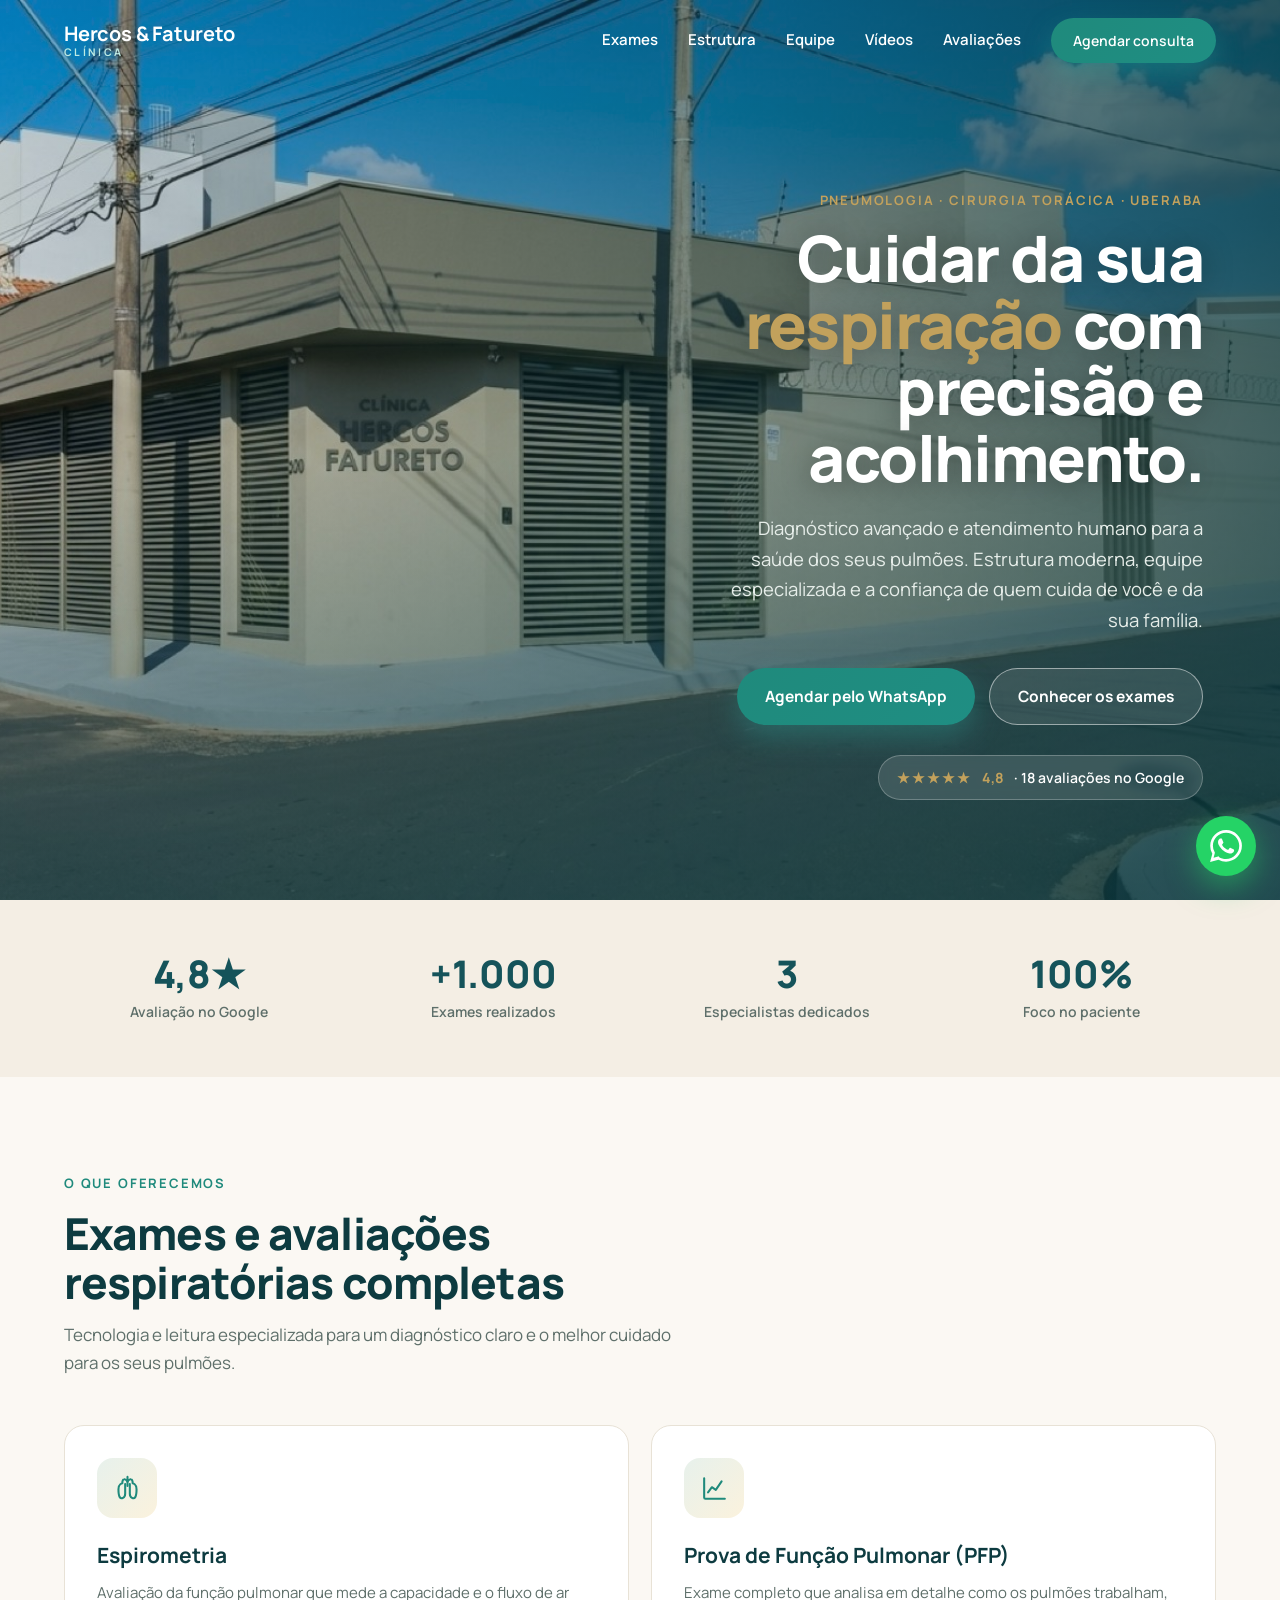
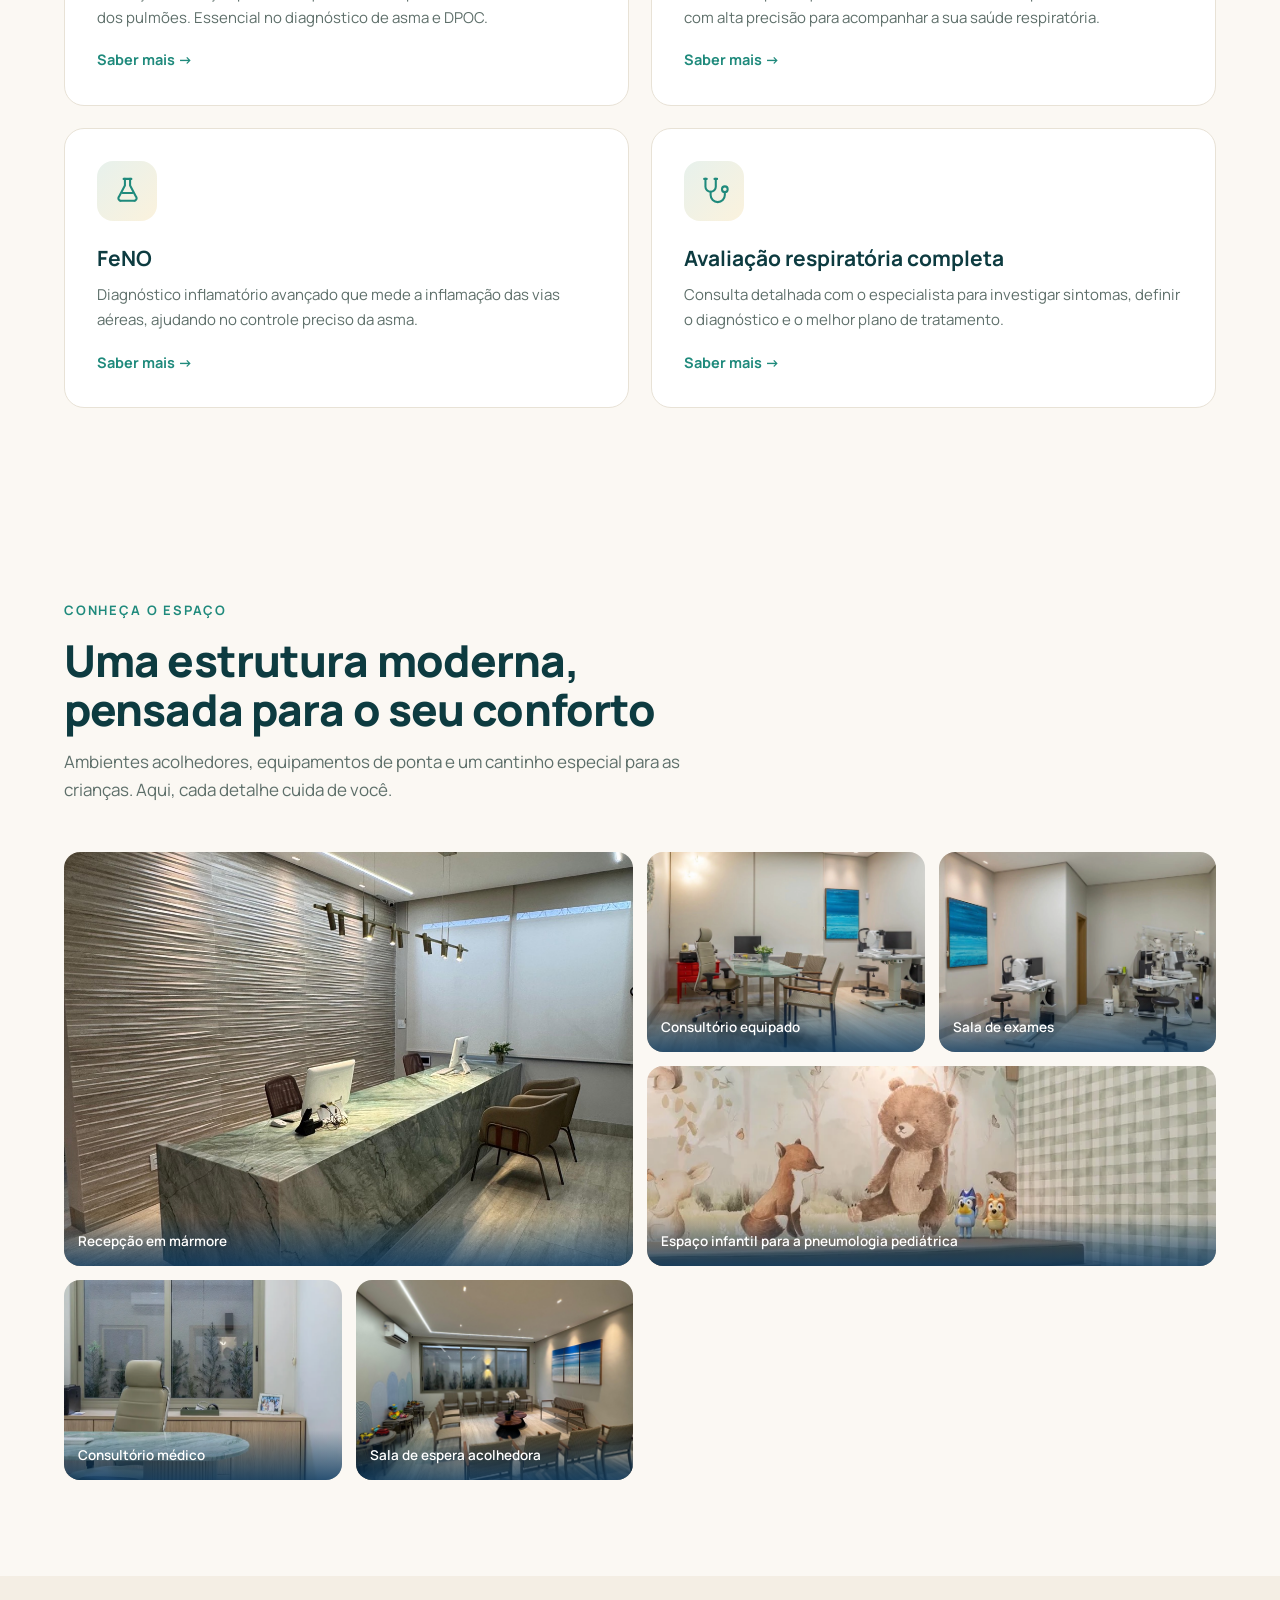
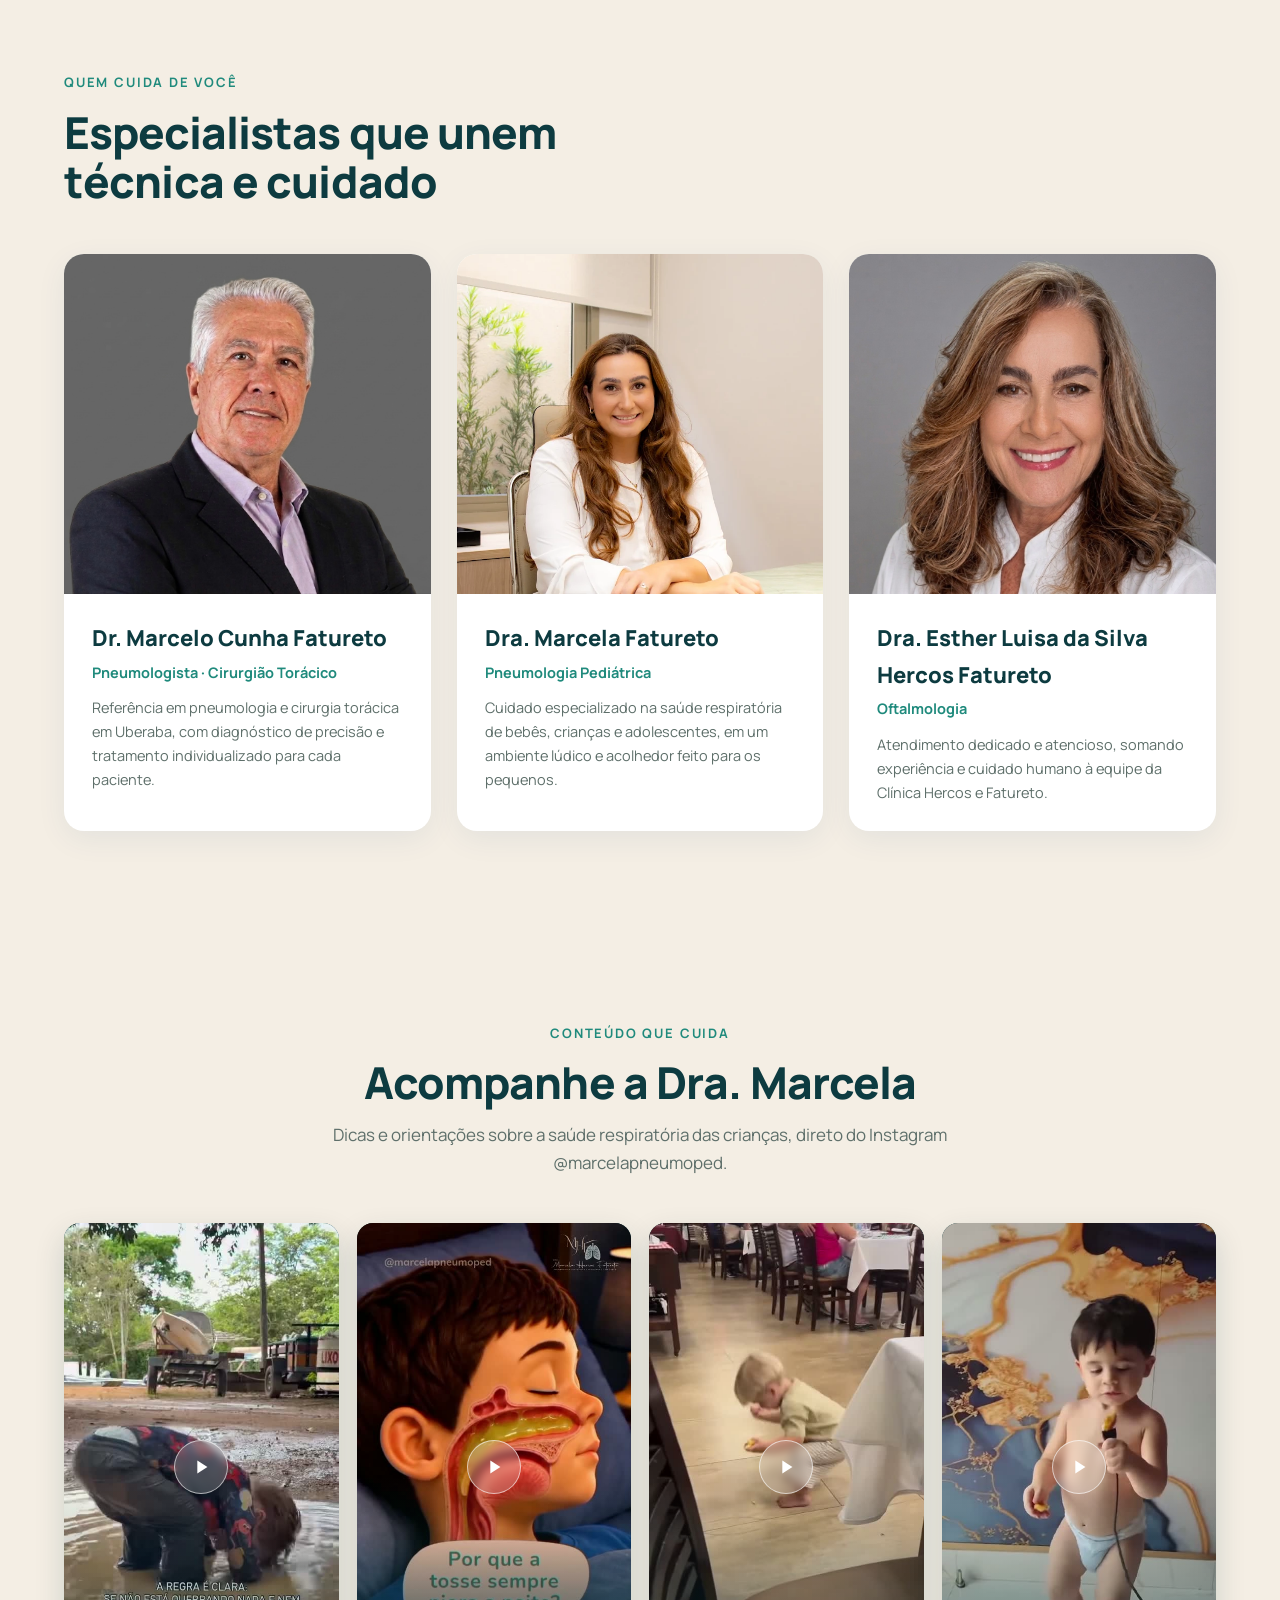
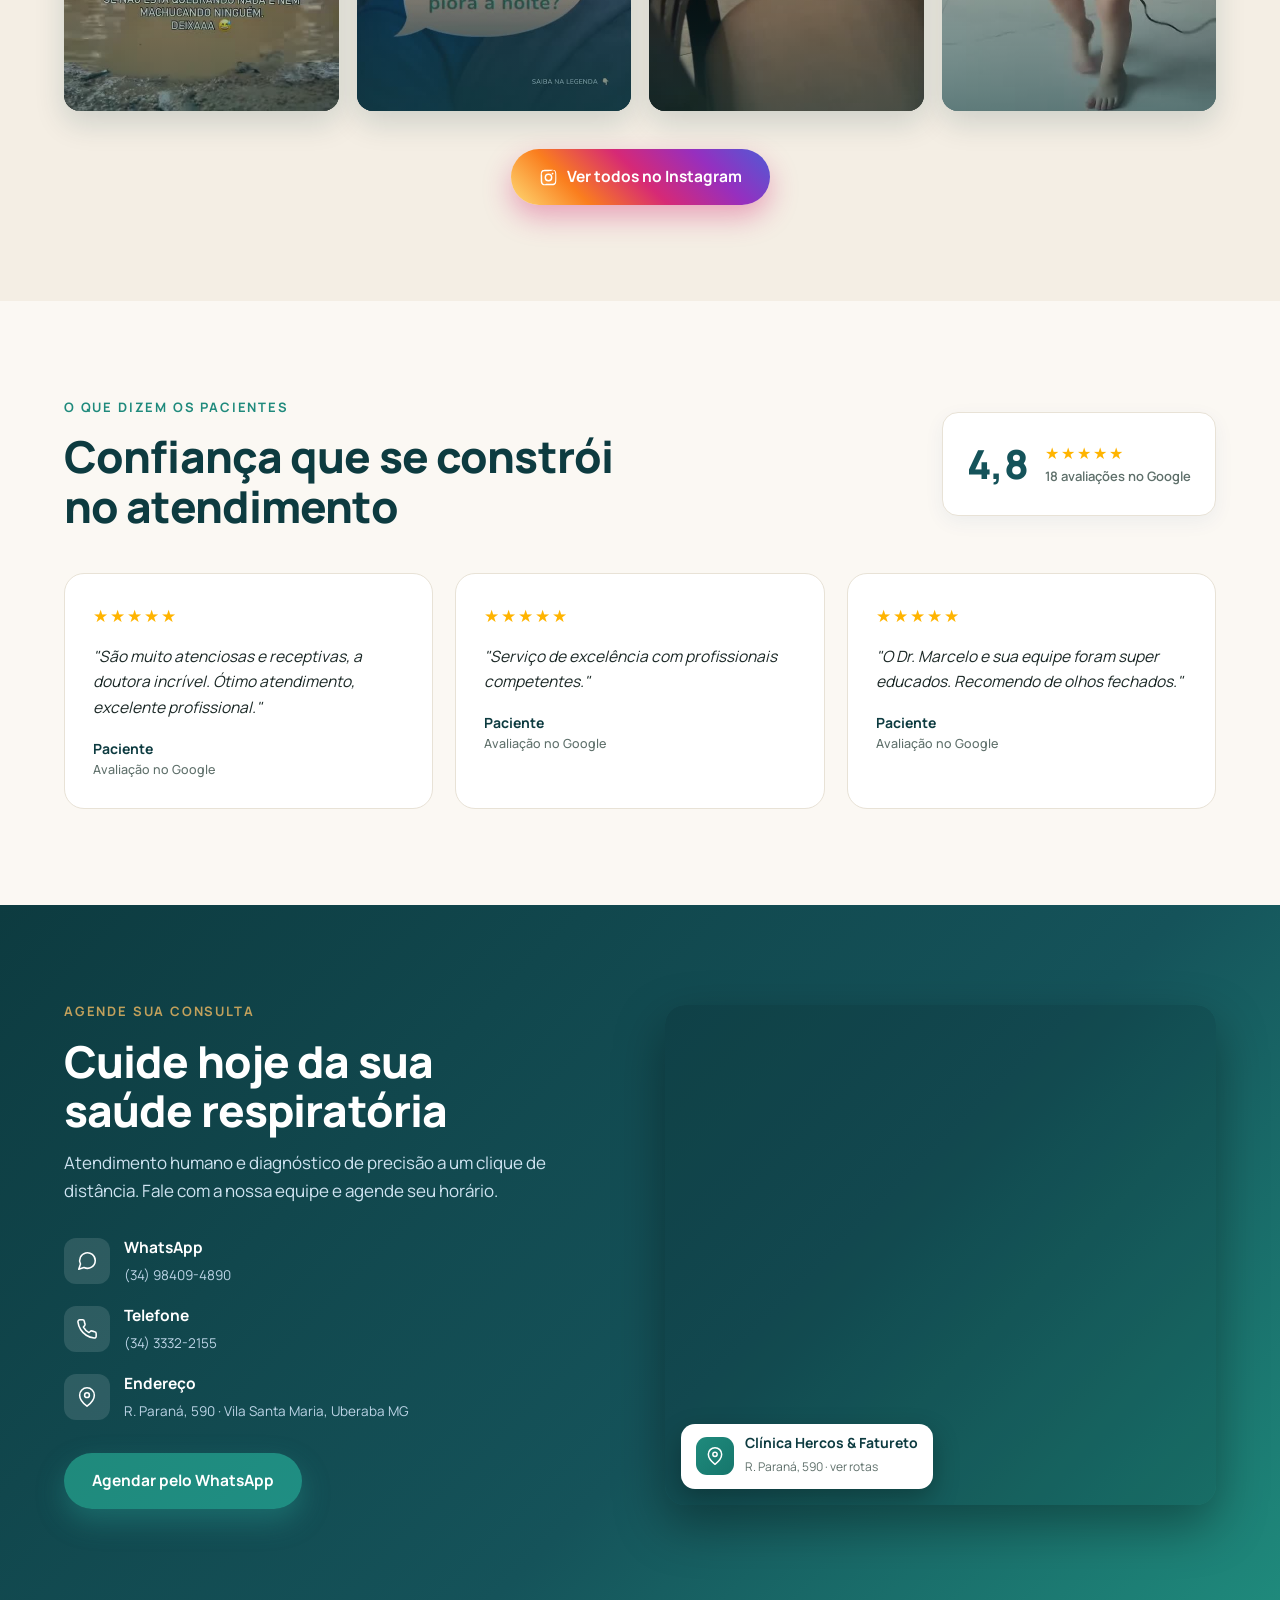
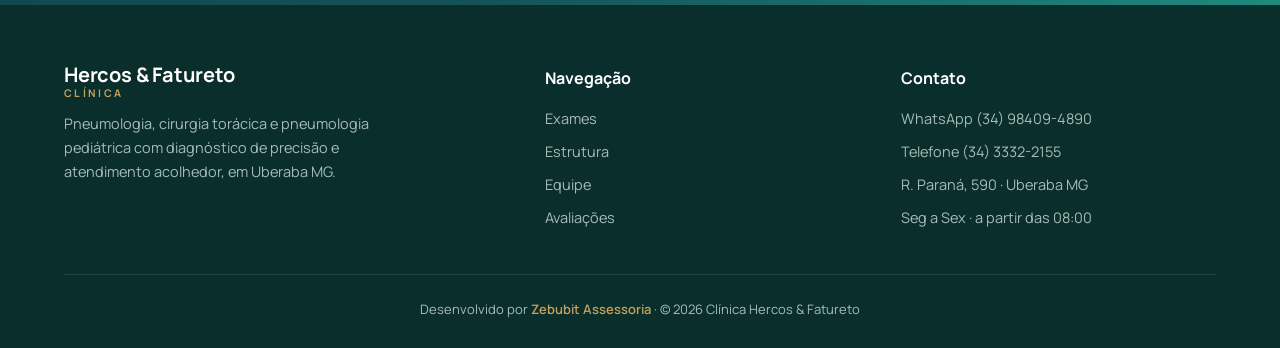
<file: index.html>
<!DOCTYPE html>
<html lang="pt-BR">
<head>
<meta charset="UTF-8">
<meta name="viewport" content="width=device-width, initial-scale=1.0">
<title>Clínica Hercos &amp; Fatureto | Pneumologia e Cirurgia Torácica em Uberaba</title>
<meta name="description" content="Clínica Hercos & Fatureto em Uberaba. Pneumologia, cirurgia torácica e pneumologia pediátrica com diagnóstico de precisão. Espirometria, Prova de Função Pulmonar e FeNO. Nota 4,8 no Google.">
<link rel="preconnect" href="https://fonts.googleapis.com">
<link rel="preconnect" href="https://fonts.gstatic.com" crossorigin>
<link href="https://fonts.googleapis.com/css2?family=Manrope:wght@400;500;600;700;800&display=swap" rel="stylesheet">
<style>
:root{
  --azul:#15535a; --azul-esc:#0d3b40; --agua:#1f8a7c; --agua-clara:#e7f1ec;
  --ouro:#c2a15c;
  --tinta:#1b2826; --suave:#5e6f6a; --linha:#e8e2d6;
  --bg:#fbf8f3; --bg2:#f4eee4; --areia:#efe7d8;
  --sombra:0 18px 50px rgba(13,59,64,.14);
  --raio:20px;
}
*{margin:0;padding:0;box-sizing:border-box;}
html{scroll-behavior:smooth;overflow-x:hidden;width:100%;}
body{font-family:'Manrope',-apple-system,Segoe UI,Roboto,sans-serif;color:var(--tinta);background:var(--bg);line-height:1.65;-webkit-font-smoothing:antialiased;overflow-x:hidden;width:100%;max-width:100%;position:relative;}
img{max-width:100%;display:block;}
a{text-decoration:none;color:inherit;}
.wrap{width:90%;max-width:1180px;margin:0 auto;}
.eyebrow{font-size:13px;font-weight:700;letter-spacing:.14em;text-transform:uppercase;color:var(--agua);margin-bottom:14px;}
h2.titulo{font-size:clamp(28px,4vw,44px);font-weight:800;line-height:1.12;letter-spacing:-.02em;color:var(--azul-esc);}
.sub{color:var(--suave);font-size:17px;max-width:620px;margin-top:14px;}
section{padding:96px 0;}

/* botoes */
.btn{display:inline-flex;align-items:center;gap:9px;font-weight:700;font-size:15.5px;padding:15px 28px;border-radius:50px;transition:.25s;cursor:pointer;border:none;}
.btn-prim{background:linear-gradient(135deg,var(--agua),#1f8e83);color:#fff;box-shadow:0 12px 28px rgba(42,167,154,.35);}
.btn-prim:hover{transform:translateY(-3px);box-shadow:0 18px 38px rgba(42,167,154,.45);}
.btn-ghost{background:rgba(255,255,255,.1);color:#fff;border:1.5px solid rgba(255,255,255,.5);}
.btn-ghost:hover{background:#fff;color:var(--azul-esc);}
.btn-out{background:#fff;color:var(--azul);border:1.5px solid var(--linha);}
.btn-out:hover{border-color:var(--agua);color:var(--agua);transform:translateY(-2px);}
.btn-insta{position:relative;overflow:hidden;color:#fff;border:none;background:linear-gradient(45deg,#feda75,#fa7e1e 25%,#d62976 50%,#962fbf 75%,#4f5bd5);box-shadow:0 12px 28px rgba(214,41,118,.38);}
.btn-insta:hover{transform:translateY(-3px);box-shadow:0 18px 40px rgba(214,41,118,.5);}
.btn-insta svg{width:19px;height:19px;}
.btn-insta::after{content:"";position:absolute;top:0;left:-130%;width:55%;height:100%;background:linear-gradient(120deg,transparent,rgba(255,255,255,.6),transparent);transform:skewX(-20deg);animation:flash 3.4s ease-in-out infinite;}
@keyframes flash{0%{left:-130%;}40%{left:170%;}100%{left:170%;}}

/* header */
header{position:fixed;top:0;left:0;width:100%;z-index:100;padding:18px 0;transition:.3s;}
header.scroll{background:rgba(255,255,255,.85);backdrop-filter:blur(14px);box-shadow:0 4px 24px rgba(15,76,129,.08);padding:12px 0;}
.nav{display:flex;align-items:center;justify-content:space-between;}
.logo{display:flex;flex-direction:column;line-height:1;font-weight:800;color:var(--azul-esc);}
.logo b{font-size:20px;letter-spacing:-.01em;}
.logo span{font-size:10.5px;letter-spacing:.22em;color:var(--agua);font-weight:700;margin-top:3px;}
header:not(.scroll) .logo,header:not(.scroll) .menu a{color:#fff;}
header:not(.scroll) .logo span{color:#bdeae3;}
.menu{display:flex;gap:30px;align-items:center;}
.menu a{font-weight:600;font-size:15px;transition:.2s;}
.menu a:hover{color:var(--agua);}
.menu .btn{padding:11px 22px;font-size:14px;}
.burger{display:none;flex-direction:column;gap:5px;cursor:pointer;}
.burger span{width:26px;height:2.5px;background:#fff;border-radius:2px;transition:.3s;}
header.scroll .burger span{background:var(--azul-esc);}

/* hero cinematografico */
.hero{position:relative;min-height:100vh;display:flex;align-items:center;justify-content:flex-end;overflow:hidden;padding:90px 0 0;}
.hero-bg{position:absolute;inset:0;z-index:0;overflow:hidden;}
.hero-bg img{width:100%;height:100%;object-fit:cover;object-position:center;animation:cine 26s ease-in-out infinite alternate;}
@keyframes cine{from{transform:scale(1.05);}to{transform:scale(1.18);}}
.hero-bg::after{content:"";position:absolute;inset:0;background:linear-gradient(255deg,rgba(13,59,64,.82) 0%,rgba(13,59,64,.5) 38%,rgba(13,59,64,.12) 100%),linear-gradient(0deg,rgba(13,59,64,.6),transparent 50%);}
.hero .wrap{width:auto;max-width:560px;margin:0;padding:0 6vw 0 0;}
.hero-grid{position:relative;z-index:2;text-align:right;}
.hero-grid .hero-cta{justify-content:flex-end;}
.hero-grid .selo{margin-left:auto;}
.hero h1{color:#fff;font-size:clamp(36px,5.6vw,64px);font-weight:800;line-height:1.04;letter-spacing:-.025em;text-shadow:0 2px 30px rgba(0,0,0,.35);}
.hero h1 em{font-style:normal;color:var(--ouro);}
.hero p{color:#e6ede9;font-size:18.5px;margin:22px 0 32px;max-width:560px;}
.hero-cta{display:flex;gap:14px;flex-wrap:wrap;}
.selo{display:inline-flex;align-items:center;gap:10px;margin-top:30px;background:rgba(255,255,255,.12);border:1px solid rgba(255,255,255,.25);padding:10px 18px;border-radius:50px;color:#fff;font-size:14px;font-weight:600;backdrop-filter:blur(6px);}
.selo b{color:var(--ouro);}
.estrelas{color:var(--ouro);letter-spacing:2px;}

/* faixa confianca */
.faixa{background:var(--bg2);padding:54px 0;}
.faixa-grid{display:grid;grid-template-columns:repeat(4,1fr);gap:24px;text-align:center;}
.faixa .num{font-size:38px;font-weight:800;color:var(--azul);line-height:1;}
.faixa .lab{font-size:14px;color:var(--suave);margin-top:8px;font-weight:600;}

/* exames */
.cards{display:grid;grid-template-columns:repeat(2,1fr);gap:22px;margin-top:48px;}
.card{background:#fff;border:1px solid var(--linha);border-radius:var(--raio);padding:32px;transition:.3s;position:relative;overflow:hidden;}
.card:hover{transform:translateY(-6px);box-shadow:var(--sombra);border-color:transparent;}
.card .ic{width:60px;height:60px;border-radius:16px;background:linear-gradient(135deg,var(--agua-clara),#fbf2dd);display:grid;place-items:center;margin-bottom:20px;color:var(--agua);}
.card .ic svg{width:31px;height:31px;}
.card:hover .ic{color:var(--azul-esc);}
.card h3{font-size:21px;font-weight:700;color:var(--azul-esc);margin-bottom:8px;}
.card p{color:var(--suave);font-size:15px;}
.card .link{margin-top:18px;font-weight:700;color:var(--agua);font-size:14.5px;display:inline-flex;gap:6px;align-items:center;}

/* estrutura galeria */
.galeria{display:grid;grid-template-columns:repeat(4,1fr);grid-auto-rows:200px;gap:14px;margin-top:48px;}
.galeria figure{overflow:hidden;border-radius:16px;position:relative;}
.galeria img{width:100%;height:100%;object-fit:cover;transition:.5s;}
.galeria figure:hover img{transform:scale(1.08);}
.galeria figcaption{position:absolute;bottom:0;left:0;right:0;padding:14px;background:linear-gradient(transparent,rgba(10,58,99,.8));color:#fff;font-size:13.5px;font-weight:600;}
.g-big{grid-column:span 2;grid-row:span 2;}
.g-wide{grid-column:span 2;}

/* equipe */
.equipe-sec{background:var(--bg2);}
.equipe{display:grid;grid-template-columns:repeat(3,1fr);gap:26px;margin-top:48px;}
.medico{background:#fff;border-radius:var(--raio);overflow:hidden;box-shadow:0 8px 30px rgba(15,76,129,.07);display:flex;flex-direction:column;}
.medico .foto{height:340px;overflow:hidden;}
.medico .foto img{width:100%;height:100%;object-fit:cover;object-position:center top;}
.medico .foto.placeholder{background:linear-gradient(135deg,#0f4c81,#127a8f);display:grid;place-items:center;color:#fff;}
.medico .foto.placeholder .mono{font-size:72px;font-weight:800;opacity:.9;}
.medico .info{padding:26px 28px;}
.medico .info h3{font-size:22px;color:var(--azul-esc);font-weight:800;}
.medico .info .esp{color:var(--agua);font-weight:700;font-size:14.5px;margin:4px 0 12px;}
.medico .info p{color:var(--suave);font-size:14.5px;}

/* reels */
.reels-sec{background:var(--bg2);}
.reels{display:grid;grid-template-columns:repeat(4,1fr);gap:18px;margin-top:46px;}
.reel{position:relative;display:block;aspect-ratio:9/16;overflow:hidden;border-radius:16px;background:#0d3b40;box-shadow:0 12px 30px rgba(13,59,64,.16);transition:.35s;}
.reel video{width:100%;height:100%;object-fit:cover;display:block;}
.reel:hover{transform:translateY(-5px);box-shadow:0 20px 44px rgba(13,59,64,.28);}
.reel-ov{position:absolute;inset:0;background:linear-gradient(180deg,transparent 52%,rgba(13,59,64,.55));pointer-events:none;}
.reel-play{position:absolute;top:50%;left:50%;transform:translate(-50%,-50%);width:54px;height:54px;border-radius:50%;background:rgba(255,255,255,.2);backdrop-filter:blur(4px);border:1.5px solid rgba(255,255,255,.6);display:grid;place-items:center;color:#fff;transition:.3s;}
.reel:hover .reel-play{background:var(--agua);border-color:var(--agua);transform:translate(-50%,-50%) scale(1.08);}
.reel-play svg{width:22px;height:22px;}

/* depoimentos */
.depo-head{display:flex;align-items:center;justify-content:space-between;gap:30px;flex-wrap:wrap;}
.google-box{display:flex;align-items:center;gap:16px;background:#fff;border:1px solid var(--linha);border-radius:16px;padding:18px 24px;box-shadow:0 6px 20px rgba(15,76,129,.06);}
.google-box .g{font-size:40px;font-weight:800;color:var(--azul);}
.depos{display:grid;grid-template-columns:repeat(3,1fr);gap:22px;margin-top:42px;}
.depo{background:#fff;border:1px solid var(--linha);border-radius:var(--raio);padding:28px;}
.depo .estrelas{font-size:17px;margin-bottom:14px;}
.depo p{font-style:italic;color:var(--tinta);font-size:15.5px;}
.depo .quem{margin-top:16px;font-weight:700;color:var(--azul-esc);font-size:14px;}
.depo .quem span{display:block;font-weight:500;color:var(--suave);font-size:12.5px;}

/* agendar */
.agendar{background:linear-gradient(135deg,var(--azul-esc),#15535a 60%,#1f8a7c);color:#fff;}
.ag-grid{display:grid;grid-template-columns:1fr 1fr;gap:50px;align-items:center;}
.agendar h2{color:#fff;}
.agendar .sub{color:#cfe3f1;}
.contatos{margin:30px 0;display:flex;flex-direction:column;gap:16px;}
.contato{display:flex;align-items:center;gap:14px;}
.contato .ic{width:46px;height:46px;border-radius:12px;background:rgba(255,255,255,.12);display:grid;place-items:center;flex-shrink:0;color:#fff;}
.contato .ic svg{width:22px;height:22px;}
.contato b{display:block;font-size:15.5px;}
.contato span{font-size:13.5px;color:#bcd4e6;}
.mapa-box{position:relative;border-radius:var(--raio);overflow:hidden;box-shadow:0 20px 50px rgba(0,0,0,.35);height:500px;}
.mapa{width:100%;height:100%;border:none;display:block;filter:grayscale(1) contrast(1.03) brightness(1.04);}
.mapa-box::after{content:"";position:absolute;inset:0;background:rgba(21,83,90,.2);mix-blend-mode:multiply;pointer-events:none;}
.mapa-pin{position:absolute;left:16px;bottom:16px;z-index:3;background:#fff;border-radius:14px;padding:11px 15px;box-shadow:0 10px 26px rgba(0,0,0,.28);display:flex;align-items:center;gap:11px;text-align:left;}
.mapa-pin .dot{width:38px;height:38px;border-radius:11px;background:linear-gradient(135deg,var(--agua),#16766c);display:grid;place-items:center;color:#fff;flex-shrink:0;}
.mapa-pin .dot svg{width:20px;height:20px;}
.mapa-pin .txt b{display:block;font-size:14px;color:var(--azul-esc);line-height:1.2;}
.mapa-pin .txt small{font-size:12px;color:var(--suave);}

/* whatsapp float */
.zap{position:fixed;bottom:24px;right:24px;width:60px;height:60px;border-radius:50%;background:#25d366;display:grid;place-items:center;box-shadow:0 10px 30px rgba(37,211,102,.5);z-index:120;animation:pulso 2.4s infinite;}
.zap svg{width:32px;height:32px;fill:#fff;}
@keyframes pulso{0%{box-shadow:0 0 0 0 rgba(37,211,102,.5);}70%{box-shadow:0 0 0 16px rgba(37,211,102,0);}100%{box-shadow:0 0 0 0 rgba(37,211,102,0);}}

/* rodape */
footer{background:#0a2e2c;color:#a6bcb6;padding:60px 0 28px;}
.foot-grid{display:grid;grid-template-columns:1.4fr 1fr 1fr;gap:40px;}
footer h4{color:#fff;font-size:16px;margin-bottom:16px;}
footer a:hover{color:var(--agua);}
footer .logo b{color:#fff;}footer .logo span{color:var(--ouro);}
footer ul{list-style:none;display:flex;flex-direction:column;gap:9px;font-size:14.5px;}
.copy{border-top:1px solid rgba(255,255,255,.1);margin-top:44px;padding-top:24px;text-align:center;font-size:13px;}
.copy a{color:var(--ouro);font-weight:600;}

/* animacao reveal */
.reveal{opacity:0;transform:translateY(34px);transition:.7s cubic-bezier(.2,.7,.3,1);}
.reveal.in{opacity:1;transform:none;}

/* responsivo */
@media(max-width:880px){
  section{padding:64px 0;}
  .menu{position:fixed;top:0;right:0;height:100vh;width:75%;background:var(--azul-esc);flex-direction:column;justify-content:center;gap:26px;transform:translateX(110%);transition:transform .4s;}
  .menu.open{transform:translateX(0);}
  .menu a{color:#fff!important;font-size:18px;}
  .burger{display:flex;z-index:110;}
  .ag-grid{grid-template-columns:1fr;gap:40px;}
  .hero{justify-content:center;padding:90px 0 0;}
  .hero .wrap{width:90%;max-width:none;margin:0 auto;padding:0;}
  .hero-grid{text-align:left;}
  .hero-grid .hero-cta{justify-content:flex-start;}
  .hero-grid .selo{margin-left:0;}
  .hero-img img{height:360px;}
  .faixa-grid{grid-template-columns:repeat(2,1fr);gap:32px;}
  .cards,.equipe,.depos{grid-template-columns:1fr;}
  .reels{grid-template-columns:repeat(2,1fr);gap:14px;}
  .galeria{grid-template-columns:repeat(2,1fr);grid-auto-rows:160px;}
  .g-big{grid-column:span 2;grid-row:span 1;}
  .foot-grid{grid-template-columns:1fr;gap:28px;}
}
</style>
</head>
<body>

<header id="head">
  <div class="wrap nav">
    <a href="#inicio" class="logo"><b>Hercos &amp; Fatureto</b><span>CLÍNICA</span></a>
    <nav class="menu" id="menu">
      <a href="#exames">Exames</a>
      <a href="#estrutura">Estrutura</a>
      <a href="#equipe">Equipe</a>
      <a href="#reels">Vídeos</a>
      <a href="#depoimentos">Avaliações</a>
      <a class="btn btn-prim" href="https://wa.me/5534984094890?text=Ol%C3%A1!%20Vim%20pelo%20site%20e%20gostaria%20de%20agendar%20uma%20consulta%20na%20Cl%C3%ADnica%20Hercos%20e%20Fatureto." target="_blank" rel="noopener">Agendar consulta</a>
    </nav>
    <div class="burger" id="burger"><span></span><span></span><span></span></div>
  </div>
</header>

<!-- HERO -->
<section class="hero" id="inicio">
  <div class="hero-bg"><img src="FACHADA.jpg" alt="Fachada da Clínica Hercos e Fatureto"></div>
  <div class="wrap hero-grid">
    <div class="reveal in">
      <div class="eyebrow" style="color:var(--ouro);">Pneumologia · Cirurgia Torácica · Uberaba</div>
      <h1>Cuidar da sua <em>respiração</em> com precisão e acolhimento.</h1>
      <p>Diagnóstico avançado e atendimento humano para a saúde dos seus pulmões. Estrutura moderna, equipe especializada e a confiança de quem cuida de você e da sua família.</p>
      <div class="hero-cta">
        <a class="btn btn-prim" href="https://wa.me/5534984094890?text=Ol%C3%A1!%20Vim%20pelo%20site%20e%20gostaria%20de%20agendar%20uma%20consulta%20na%20Cl%C3%ADnica%20Hercos%20e%20Fatureto." target="_blank" rel="noopener">Agendar pelo WhatsApp</a>
        <a class="btn btn-ghost" href="#exames">Conhecer os exames</a>
      </div>
      <div class="selo"><span class="estrelas">★★★★★</span> <b>4,8</b> · 18 avaliações no Google</div>
    </div>
  </div>
</section>

<!-- FAIXA -->
<div class="faixa">
  <div class="wrap faixa-grid">
    <div class="reveal"><div class="num">4,8★</div><div class="lab">Avaliação no Google</div></div>
    <div class="reveal"><div class="num">+1.000</div><div class="lab">Exames realizados</div></div>
    <div class="reveal"><div class="num">3</div><div class="lab">Especialistas dedicados</div></div>
    <div class="reveal"><div class="num">100%</div><div class="lab">Foco no paciente</div></div>
  </div>
</div>

<!-- EXAMES -->
<section id="exames">
  <div class="wrap">
    <div class="reveal">
      <div class="eyebrow">O que oferecemos</div>
      <h2 class="titulo">Exames e avaliações<br>respiratórias completas</h2>
      <p class="sub">Tecnologia e leitura especializada para um diagnóstico claro e o melhor cuidado para os seus pulmões.</p>
    </div>
    <div class="cards">
      <div class="card reveal">
        <div class="ic"><svg viewBox="0 0 24 24" fill="none" stroke="currentColor" stroke-width="1.6" stroke-linecap="round" stroke-linejoin="round"><path d="M12 3v7"/><path d="M12 6.5c-.8-1.2-1.8-1.8-2.7-1.6C8 5.1 8 6.6 8 8c0 0-3 .5-3 4.5 0 3 .4 5.2 1 6.2.5.8 1.6 1 2.5.5 1.2-.6 1.7-1.8 1.7-3.2V8.5"/><path d="M12 6.5c.8-1.2 1.8-1.8 2.7-1.6C16 5.1 16 6.6 16 8c0 0 3 .5 3 4.5 0 3-.4 5.2-1 6.2-.5.8-1.6 1-2.5.5-1.2-.6-1.7-1.8-1.7-3.2V8.5"/></svg></div>
        <h3>Espirometria</h3>
        <p>Avaliação da função pulmonar que mede a capacidade e o fluxo de ar dos pulmões. Essencial no diagnóstico de asma e DPOC.</p>
        <a class="link" href="espirometria.html">Saber mais →</a>
      </div>
      <div class="card reveal">
        <div class="ic"><svg viewBox="0 0 24 24" fill="none" stroke="currentColor" stroke-width="1.6" stroke-linecap="round" stroke-linejoin="round"><path d="M4 4v15a1 1 0 0 0 1 1h15"/><path d="M7 15l3-4 3 2 4.5-6.5"/></svg></div>
        <h3>Prova de Função Pulmonar (PFP)</h3>
        <p>Exame completo que analisa em detalhe como os pulmões trabalham, com alta precisão para acompanhar a sua saúde respiratória.</p>
        <a class="link" href="prova-funcao-pulmonar.html">Saber mais →</a>
      </div>
      <div class="card reveal">
        <div class="ic"><svg viewBox="0 0 24 24" fill="none" stroke="currentColor" stroke-width="1.6" stroke-linecap="round" stroke-linejoin="round"><path d="M9 3h6"/><path d="M10 3v5.2L5.4 16.8a2 2 0 0 0 1.8 3.2h9.6a2 2 0 0 0 1.8-3.2L14 8.2V3"/><path d="M8.2 14h7.6"/></svg></div>
        <h3>FeNO</h3>
        <p>Diagnóstico inflamatório avançado que mede a inflamação das vias aéreas, ajudando no controle preciso da asma.</p>
        <a class="link" href="feno.html">Saber mais →</a>
      </div>
      <div class="card reveal">
        <div class="ic"><svg viewBox="0 0 24 24" fill="none" stroke="currentColor" stroke-width="1.6" stroke-linecap="round" stroke-linejoin="round"><path d="M5 3v6a4 4 0 0 0 8 0V3"/><path d="M4 3h2M12 3h2"/><path d="M9 13v2.5a5.5 5.5 0 0 0 11 0V14"/><circle cx="20" cy="11" r="2.2"/></svg></div>
        <h3>Avaliação respiratória completa</h3>
        <p>Consulta detalhada com o especialista para investigar sintomas, definir o diagnóstico e o melhor plano de tratamento.</p>
        <a class="link" href="avaliacao-respiratoria.html">Saber mais →</a>
      </div>
    </div>
  </div>
</section>

<!-- ESTRUTURA -->
<section id="estrutura">
  <div class="wrap">
    <div class="reveal">
      <div class="eyebrow">Conheça o espaço</div>
      <h2 class="titulo">Uma estrutura moderna,<br>pensada para o seu conforto</h2>
      <p class="sub">Ambientes acolhedores, equipamentos de ponta e um cantinho especial para as crianças. Aqui, cada detalhe cuida de você.</p>
    </div>
    <div class="galeria">
      <figure class="g-big reveal"><img src="recepcao-clinica.jpg" alt="Recepção da clínica">
        <figcaption>Recepção em mármore</figcaption></figure>
      <figure class="reveal"><img src="1122.webp" alt="Consultório com equipamentos">
        <figcaption>Consultório equipado</figcaption></figure>
      <figure class="reveal"><img src="unnamed2.webp" alt="Sala de exames">
        <figcaption>Sala de exames</figcaption></figure>
      <figure class="g-wide reveal"><img src="121.webp" alt="Espaço infantil">
        <figcaption>Espaço infantil para a pneumologia pediátrica</figcaption></figure>
      <figure class="reveal"><img src="1212.webp" alt="Consultório">
        <figcaption>Consultório médico</figcaption></figure>
      <figure class="reveal"><img src="sala-espera-clinica.jpg" alt="Sala de espera">
        <figcaption>Sala de espera acolhedora</figcaption></figure>
    </div>
  </div>
</section>

<!-- EQUIPE -->
<section class="equipe-sec" id="equipe">
  <div class="wrap">
    <div class="reveal">
      <div class="eyebrow">Quem cuida de você</div>
      <h2 class="titulo">Especialistas que unem<br>técnica e cuidado</h2>
    </div>
    <div class="equipe">
      <div class="medico reveal">
        <div class="foto"><img src="dr-marcelo.jpg" alt="Dr. Marcelo Cunha Fatureto"></div>
        <div class="info">
          <h3>Dr. Marcelo Cunha Fatureto</h3>
          <div class="esp">Pneumologista · Cirurgião Torácico</div>
          <p>Referência em pneumologia e cirurgia torácica em Uberaba, com diagnóstico de precisão e tratamento individualizado para cada paciente.</p>
        </div>
      </div>
      <div class="medico reveal">
        <div class="foto"><img src="123.webp" alt="Dra. Marcela Fatureto"></div>
        <div class="info">
          <h3>Dra. Marcela Fatureto</h3>
          <div class="esp">Pneumologia Pediátrica</div>
          <p>Cuidado especializado na saúde respiratória de bebês, crianças e adolescentes, em um ambiente lúdico e acolhedor feito para os pequenos.</p>
        </div>
      </div>
      <div class="medico reveal">
        <div class="foto"><img src="dra-ester.jpg" alt="Dra. Esther Luisa da Silva Hercos Fatureto"></div>
        <div class="info">
          <h3>Dra. Esther Luisa da Silva Hercos Fatureto</h3>
          <div class="esp">Oftalmologia</div>
          <p>Atendimento dedicado e atencioso, somando experiência e cuidado humano à equipe da Clínica Hercos e Fatureto.</p>
        </div>
      </div>
    </div>
  </div>
</section>

<!-- REELS -->
<section class="reels-sec" id="reels">
  <div class="wrap">
    <div class="reveal" style="text-align:center;">
      <div class="eyebrow">Conteúdo que cuida</div>
      <h2 class="titulo">Acompanhe a Dra. Marcela</h2>
      <p class="sub" style="margin:14px auto 0;">Dicas e orientações sobre a saúde respiratória das crianças, direto do Instagram @marcelapneumoped.</p>
    </div>
    <div class="reels">
      <a class="reel reveal" href="https://www.instagram.com/reel/DY77eSqiwRD/" target="_blank" rel="noopener" aria-label="Reel da Dra. Marcela">
        <video src="reels/reel-1.mp4" poster="reels/reel-1.jpg" muted loop autoplay playsinline preload="metadata"></video>
        <span class="reel-ov"></span><span class="reel-play"><svg viewBox="0 0 24 24" fill="currentColor"><path d="M8 5v14l11-7z"/></svg></span>
      </a>
      <a class="reel reveal" href="https://www.instagram.com/reel/DYky0uaCoT7/" target="_blank" rel="noopener" aria-label="Reel da Dra. Marcela">
        <video src="reels/reel-2.mp4" poster="reels/reel-2.jpg" muted loop autoplay playsinline preload="metadata"></video>
        <span class="reel-ov"></span><span class="reel-play"><svg viewBox="0 0 24 24" fill="currentColor"><path d="M8 5v14l11-7z"/></svg></span>
      </a>
      <a class="reel reveal" href="https://www.instagram.com/reel/DYX4qPCiPoH/" target="_blank" rel="noopener" aria-label="Reel da Dra. Marcela">
        <video src="reels/reel-3.mp4" poster="reels/reel-3.jpg" muted loop autoplay playsinline preload="metadata"></video>
        <span class="reel-ov"></span><span class="reel-play"><svg viewBox="0 0 24 24" fill="currentColor"><path d="M8 5v14l11-7z"/></svg></span>
      </a>
      <a class="reel reveal" href="https://www.instagram.com/reel/DYF5W5AiO0N/" target="_blank" rel="noopener" aria-label="Reel da Dra. Marcela">
        <video src="reels/reel-4.mp4" poster="reels/reel-4.jpg" muted loop autoplay playsinline preload="metadata"></video>
        <span class="reel-ov"></span><span class="reel-play"><svg viewBox="0 0 24 24" fill="currentColor"><path d="M8 5v14l11-7z"/></svg></span>
      </a>
    </div>
    <div style="text-align:center;margin-top:38px;">
      <a class="btn btn-insta" href="https://www.instagram.com/marcelapneumoped/reels/" target="_blank" rel="noopener"><svg viewBox="0 0 24 24" fill="currentColor"><path d="M12 2.2c3.2 0 3.6 0 4.85.07 1.17.05 1.8.25 2.23.41.56.22.96.48 1.38.9.42.42.68.82.9 1.38.16.42.36 1.06.41 2.23.06 1.27.07 1.65.07 4.85s0 3.58-.07 4.85c-.05 1.17-.25 1.8-.41 2.23-.22.56-.48.96-.9 1.38-.42.42-.82.68-1.38.9-.42.16-1.06.36-2.23.41-1.27.06-1.65.07-4.85.07s-3.58 0-4.85-.07c-1.17-.05-1.8-.25-2.23-.41a3.7 3.7 0 0 1-1.38-.9 3.7 3.7 0 0 1-.9-1.38c-.16-.42-.36-1.06-.41-2.23C2.21 15.58 2.2 15.2 2.2 12s0-3.58.07-4.85c.05-1.17.25-1.8.41-2.23.22-.56.48-.96.9-1.38.42-.42.82-.68 1.38-.9.42-.16 1.06-.36 2.23-.41C8.42 2.21 8.8 2.2 12 2.2zm0 1.8c-3.15 0-3.5 0-4.74.07-.9.04-1.38.19-1.7.32-.43.17-.74.37-1.06.69-.32.32-.52.63-.69 1.06-.13.32-.28.8-.32 1.7C4 8.5 4 8.85 4 12s0 3.5.07 4.74c.04.9.19 1.38.32 1.7.17.43.37.74.69 1.06.32.32.63.52 1.06.69.32.13.8.28 1.7.32C8.5 20 8.85 20 12 20s3.5 0 4.74-.07c.9-.04 1.38-.19 1.7-.32.43-.17.74-.37 1.06-.69.32-.32.52-.63.69-1.06.13-.32.28-.8.32-1.7.07-1.24.07-1.59.07-4.74s0-3.5-.07-4.74c-.04-.9-.19-1.38-.32-1.7a2.85 2.85 0 0 0-.69-1.06 2.85 2.85 0 0 0-1.06-.69c-.32-.13-.8-.28-1.7-.32C15.5 4 15.15 4 12 4zm0 3.06A4.94 4.94 0 1 1 12 16.94 4.94 4.94 0 0 1 12 7.06zm0 1.8a3.14 3.14 0 1 0 0 6.28 3.14 3.14 0 0 0 0-6.28zm5.13-2.93a1.15 1.15 0 1 1 0 2.3 1.15 1.15 0 0 1 0-2.3z"/></svg> Ver todos no Instagram</a>
    </div>
  </div>
</section>

<!-- DEPOIMENTOS -->
<section id="depoimentos">
  <div class="wrap">
    <div class="depo-head">
      <div class="reveal">
        <div class="eyebrow">O que dizem os pacientes</div>
        <h2 class="titulo">Confiança que se constrói<br>no atendimento</h2>
      </div>
      <div class="google-box reveal">
        <div class="g">4,8</div>
        <div><div class="estrelas" style="color:#ffb400;">★★★★★</div><div style="font-size:13px;color:var(--suave);font-weight:600;">18 avaliações no Google</div></div>
      </div>
    </div>
    <div class="depos">
      <div class="depo reveal">
        <div class="estrelas" style="color:#ffb400;">★★★★★</div>
        <p>"São muito atenciosas e receptivas, a doutora incrível. Ótimo atendimento, excelente profissional."</p>
        <div class="quem">Paciente<span>Avaliação no Google</span></div>
      </div>
      <div class="depo reveal">
        <div class="estrelas" style="color:#ffb400;">★★★★★</div>
        <p>"Serviço de excelência com profissionais competentes."</p>
        <div class="quem">Paciente<span>Avaliação no Google</span></div>
      </div>
      <div class="depo reveal">
        <div class="estrelas" style="color:#ffb400;">★★★★★</div>
        <p>"O Dr. Marcelo e sua equipe foram super educados. Recomendo de olhos fechados."</p>
        <div class="quem">Paciente<span>Avaliação no Google</span></div>
      </div>
    </div>
  </div>
</section>

<!-- AGENDAR -->
<section class="agendar" id="agendar">
  <div class="wrap ag-grid">
    <div class="reveal">
      <div class="eyebrow" style="color:var(--ouro);">Agende sua consulta</div>
      <h2 class="titulo">Cuide hoje da sua<br>saúde respiratória</h2>
      <p class="sub">Atendimento humano e diagnóstico de precisão a um clique de distância. Fale com a nossa equipe e agende seu horário.</p>
      <div class="contatos">
        <a class="contato" href="https://wa.me/5534984094890?text=Ol%C3%A1!%20Gostaria%20de%20agendar%20minha%20consulta%20na%20Cl%C3%ADnica%20Hercos%20e%20Fatureto." target="_blank" rel="noopener">
          <div class="ic"><svg viewBox="0 0 24 24" fill="none" stroke="currentColor" stroke-width="1.7" stroke-linecap="round" stroke-linejoin="round"><path d="M21 11.5a8.5 8.5 0 0 1-12.3 7.6L3 21l1.9-5.7A8.5 8.5 0 1 1 21 11.5z"/></svg></div><div><b>WhatsApp</b><span>(34) 98409-4890</span></div></a>
        <a class="contato" href="tel:+553433322155">
          <div class="ic"><svg viewBox="0 0 24 24" fill="none" stroke="currentColor" stroke-width="1.7" stroke-linecap="round" stroke-linejoin="round"><path d="M22 16.9v3a2 2 0 0 1-2.2 2 19.8 19.8 0 0 1-8.6-3.1 19.5 19.5 0 0 1-6-6 19.8 19.8 0 0 1-3.1-8.6A2 2 0 0 1 4.1 2h3a2 2 0 0 1 2 1.7c.1.9.3 1.8.7 2.7a2 2 0 0 1-.5 2.1L8.1 9.9a16 16 0 0 0 6 6l1.4-1.2a2 2 0 0 1 2.1-.5c.9.4 1.8.6 2.7.7a2 2 0 0 1 1.7 2z"/></svg></div><div><b>Telefone</b><span>(34) 3332-2155</span></div></a>
        <div class="contato">
          <div class="ic"><svg viewBox="0 0 24 24" fill="none" stroke="currentColor" stroke-width="1.7" stroke-linecap="round" stroke-linejoin="round"><path d="M20 10c0 6-8 12-8 12s-8-6-8-12a8 8 0 0 1 16 0z"/><circle cx="12" cy="10" r="2.6"/></svg></div><div><b>Endereço</b><span>R. Paraná, 590 · Vila Santa Maria, Uberaba MG</span></div></div>
      </div>
      <a class="btn btn-prim" href="https://wa.me/5534984094890?text=Ol%C3%A1!%20Gostaria%20de%20agendar%20minha%20consulta%20na%20Cl%C3%ADnica%20Hercos%20e%20Fatureto." target="_blank" rel="noopener">Agendar pelo WhatsApp</a>
    </div>
    <div class="mapa-box reveal">
      <iframe class="mapa" loading="lazy" src="https://www.google.com/maps?q=Rua%20Paran%C3%A1%2C%20590%20-%20Vila%20Santa%20Maria%2C%20Uberaba%20-%20MG&output=embed" title="Mapa da Clínica Hercos e Fatureto"></iframe>
      <a class="mapa-pin" href="https://www.google.com/maps/dir/?api=1&destination=Rua%20Paran%C3%A1%2C%20590%20-%20Vila%20Santa%20Maria%2C%20Uberaba%20-%20MG" target="_blank" rel="noopener">
        <span class="dot"><svg viewBox="0 0 24 24" fill="none" stroke="currentColor" stroke-width="1.8" stroke-linecap="round" stroke-linejoin="round"><path d="M20 10c0 6-8 12-8 12s-8-6-8-12a8 8 0 0 1 16 0z"/><circle cx="12" cy="10" r="2.6"/></svg></span>
        <div class="txt"><b>Clínica Hercos &amp; Fatureto</b><small>R. Paraná, 590 · ver rotas</small></div>
      </a>
    </div>
  </div>
</section>

<!-- RODAPE -->
<footer>
  <div class="wrap foot-grid">
    <div>
      <div class="logo" style="margin-bottom:14px;"><b>Hercos &amp; Fatureto</b><span>CLÍNICA</span></div>
      <p style="font-size:14.5px;max-width:330px;">Pneumologia, cirurgia torácica e pneumologia pediátrica com diagnóstico de precisão e atendimento acolhedor, em Uberaba MG.</p>
    </div>
    <div>
      <h4>Navegação</h4>
      <ul>
        <li><a href="#exames">Exames</a></li>
        <li><a href="#estrutura">Estrutura</a></li>
        <li><a href="#equipe">Equipe</a></li>
        <li><a href="#depoimentos">Avaliações</a></li>
      </ul>
    </div>
    <div>
      <h4>Contato</h4>
      <ul>
        <li><a href="https://wa.me/5534984094890?text=Ol%C3%A1!%20Vim%20pelo%20site%20da%20Cl%C3%ADnica%20Hercos%20e%20Fatureto%20e%20gostaria%20de%20mais%20informa%C3%A7%C3%B5es." target="_blank" rel="noopener">WhatsApp (34) 98409-4890</a></li>
        <li><a href="tel:+553433322155">Telefone (34) 3332-2155</a></li>
        <li>R. Paraná, 590 · Uberaba MG</li>
        <li>Seg a Sex · a partir das 08:00</li>
      </ul>
    </div>
  </div>
  <div class="wrap copy">
    Desenvolvido por <a href="https://zebubit.com.br" target="_blank" rel="noopener">Zebubit Assessoria</a> · © 2026 Clínica Hercos &amp; Fatureto
  </div>
</footer>

<a class="zap" href="https://wa.me/5534984094890?text=Ol%C3%A1!%20Vim%20pelo%20site%20da%20Cl%C3%ADnica%20Hercos%20e%20Fatureto." target="_blank" rel="noopener" aria-label="WhatsApp">
  <svg viewBox="0 0 24 24"><path d="M.057 24l1.687-6.163a11.867 11.867 0 01-1.587-5.946C.16 5.335 5.495 0 12.05 0a11.82 11.82 0 018.413 3.488 11.82 11.82 0 013.48 8.414c-.003 6.557-5.338 11.892-11.893 11.892a11.9 11.9 0 01-5.688-1.448L.057 24zm6.597-3.807c1.676.995 3.276 1.591 5.392 1.592 5.448 0 9.886-4.434 9.889-9.885.002-5.462-4.415-9.89-9.881-9.892-5.452 0-9.887 4.434-9.889 9.884a9.86 9.86 0 001.519 5.26l-.999 3.648 3.97-1.027zm11.387-5.464c-.074-.124-.272-.198-.57-.347-.297-.149-1.758-.868-2.031-.967-.272-.099-.47-.149-.669.149-.198.297-.768.967-.941 1.165-.173.198-.347.223-.644.074-.297-.149-1.255-.462-2.39-1.475-.883-.788-1.48-1.761-1.653-2.059-.173-.297-.018-.458.13-.606.134-.133.297-.347.446-.521.151-.172.2-.296.3-.495.099-.198.05-.372-.025-.521-.075-.148-.669-1.611-.916-2.206-.242-.579-.487-.501-.669-.51l-.57-.01c-.198 0-.52.074-.792.372s-1.04 1.016-1.04 2.479 1.065 2.876 1.213 3.074c.149.198 2.095 3.2 5.076 4.487.709.306 1.263.489 1.694.626.712.226 1.36.194 1.872.118.571-.085 1.758-.719 2.006-1.413.248-.695.248-1.29.173-1.414z"/></svg>
</a>

<script>
const head=document.getElementById('head');
addEventListener('scroll',()=>head.classList.toggle('scroll',scrollY>40));
const burger=document.getElementById('burger'),menu=document.getElementById('menu');
burger.addEventListener('click',()=>menu.classList.toggle('open'));
menu.querySelectorAll('a').forEach(a=>a.addEventListener('click',()=>menu.classList.remove('open')));
const io=new IntersectionObserver((es)=>es.forEach(e=>{if(e.isIntersecting){e.target.classList.add('in');io.unobserve(e.target);}}),{threshold:.12});
document.querySelectorAll('.reveal:not(.in)').forEach(el=>io.observe(el));
</script>
</body>
</html>
</file>
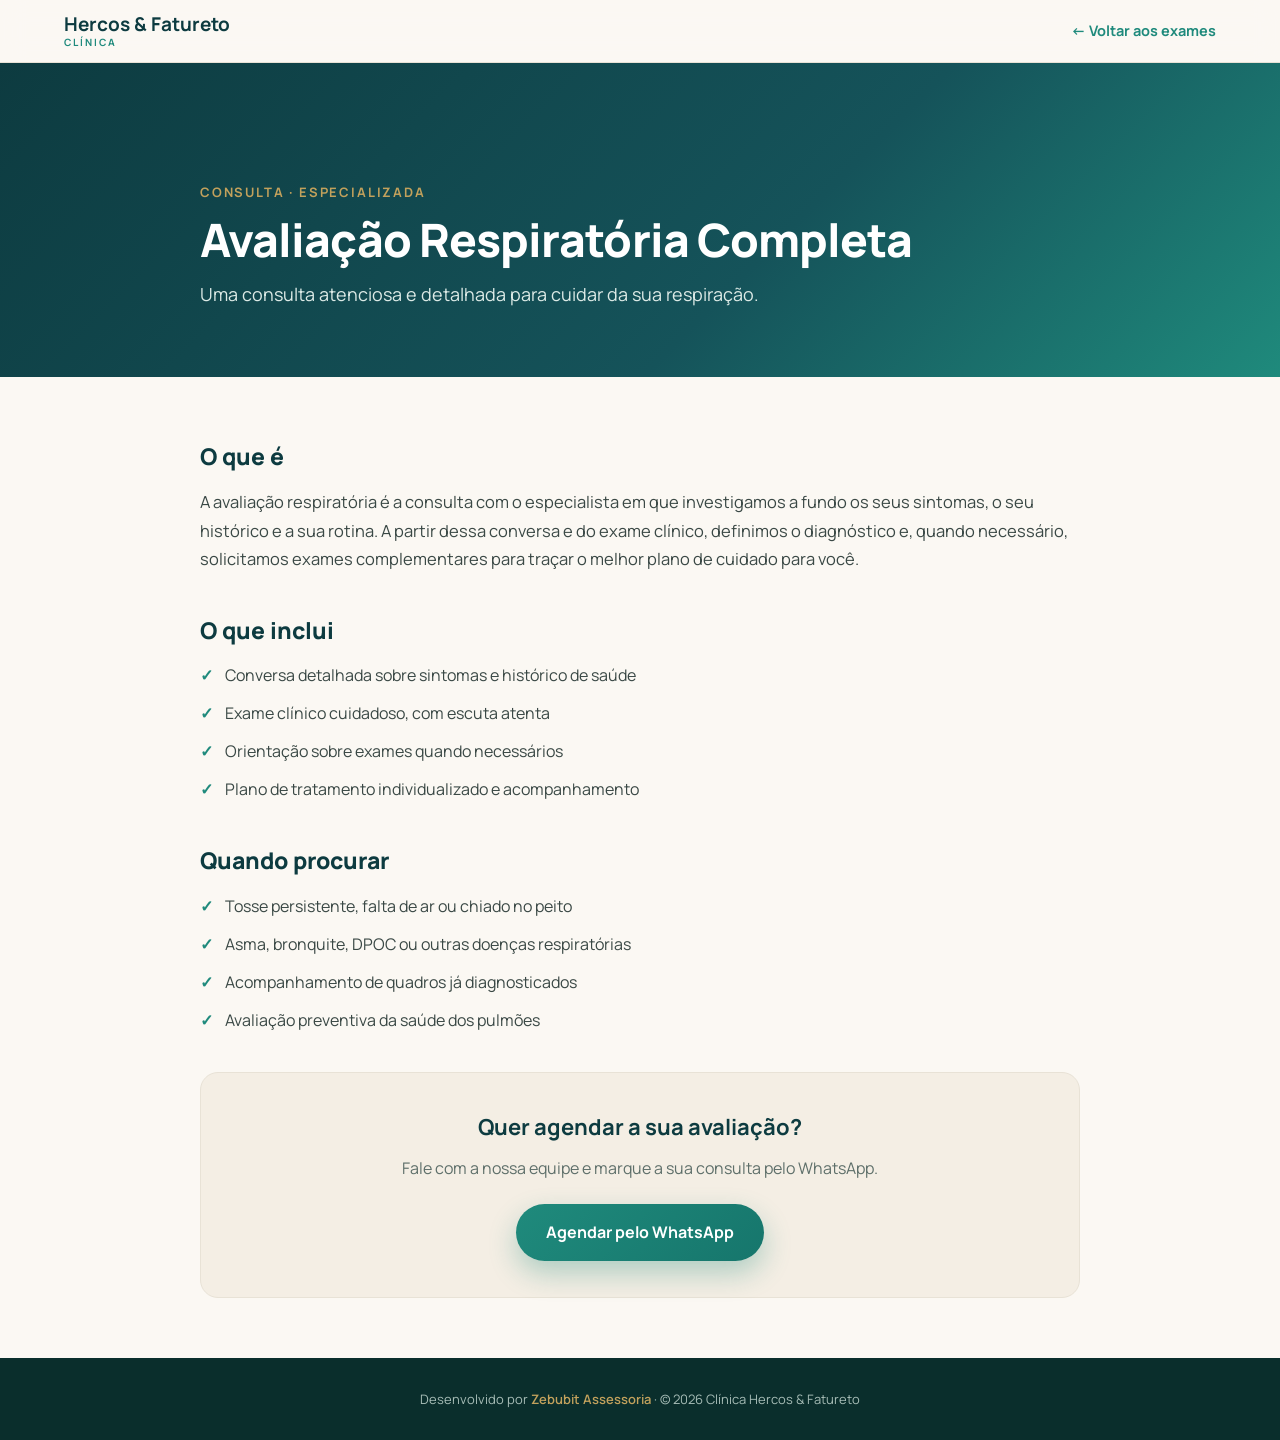
<file: avaliacao-respiratoria.html>
<!DOCTYPE html>
<html lang="pt-BR">
<head>
<meta charset="UTF-8">
<meta name="viewport" content="width=device-width, initial-scale=1.0">
<title>Avaliação Respiratória | Clínica Hercos &amp; Fatureto</title>
<meta name="description" content="Avaliação respiratória completa em Uberaba na Clínica Hercos & Fatureto. Consulta especializada com diagnóstico de precisão e plano de cuidado individual.">
<link rel="preconnect" href="https://fonts.googleapis.com">
<link href="https://fonts.googleapis.com/css2?family=Manrope:wght@400;500;600;700;800&display=swap" rel="stylesheet">
<link rel="stylesheet" href="exame.css">
</head>
<body>
<header class="topo">
  <div class="wrap">
    <a href="index.html" class="logo"><b>Hercos &amp; Fatureto</b><span>CLÍNICA</span></a>
    <a href="index.html#exames" class="voltar">← Voltar aos exames</a>
  </div>
</header>

<section class="cabe">
  <div class="wrap">
    <div class="eyebrow">Consulta · Especializada</div>
    <h1>Avaliação Respiratória Completa</h1>
    <p>Uma consulta atenciosa e detalhada para cuidar da sua respiração.</p>
  </div>
</section>

<section class="corpo">
  <div class="wrap">
    <div class="bloco">
      <h2>O que é</h2>
      <p>A avaliação respiratória é a consulta com o especialista em que investigamos a fundo os seus sintomas, o seu histórico e a sua rotina. A partir dessa conversa e do exame clínico, definimos o diagnóstico e, quando necessário, solicitamos exames complementares para traçar o melhor plano de cuidado para você.</p>
    </div>
    <div class="bloco">
      <h2>O que inclui</h2>
      <ul class="lista">
        <li>Conversa detalhada sobre sintomas e histórico de saúde</li>
        <li>Exame clínico cuidadoso, com escuta atenta</li>
        <li>Orientação sobre exames quando necessários</li>
        <li>Plano de tratamento individualizado e acompanhamento</li>
      </ul>
    </div>
    <div class="bloco">
      <h2>Quando procurar</h2>
      <ul class="lista">
        <li>Tosse persistente, falta de ar ou chiado no peito</li>
        <li>Asma, bronquite, DPOC ou outras doenças respiratórias</li>
        <li>Acompanhamento de quadros já diagnosticados</li>
        <li>Avaliação preventiva da saúde dos pulmões</li>
      </ul>
    </div>
    <div class="cta">
      <h3>Quer agendar a sua avaliação?</h3>
      <p>Fale com a nossa equipe e marque a sua consulta pelo WhatsApp.</p>
      <a class="btn" href="https://wa.me/5534984094890?text=Ol%C3%A1!%20Gostaria%20de%20agendar%20uma%20Avalia%C3%A7%C3%A3o%20respirat%C3%B3ria%20na%20Cl%C3%ADnica%20Hercos%20e%20Fatureto." target="_blank" rel="noopener">Agendar pelo WhatsApp</a>
    </div>
  </div>
</section>

<footer>Desenvolvido por <a href="https://zebubit.com.br" target="_blank" rel="noopener">Zebubit Assessoria</a> · © 2026 Clínica Hercos &amp; Fatureto</footer>
</body>
</html>
</file>
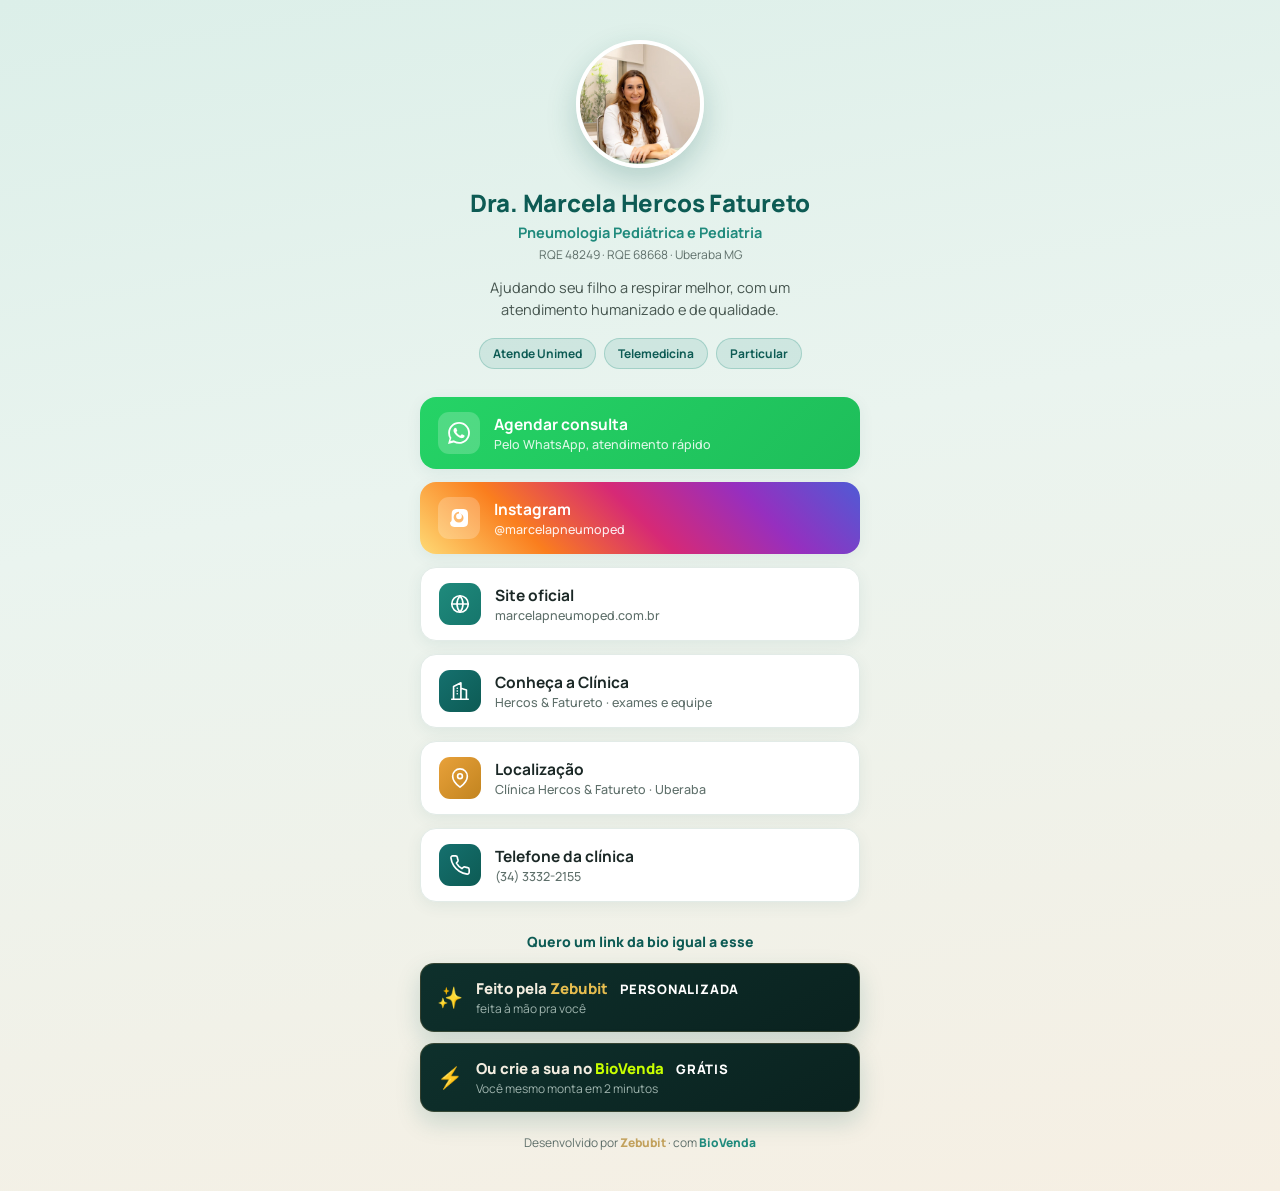
<file: bio.html>
<!DOCTYPE html>
<html lang="pt-BR">
<head>
<meta charset="UTF-8">
<meta name="viewport" content="width=device-width, initial-scale=1.0">
<title>Dra. Marcela Hercos Fatureto | Pneumologia Pediátrica</title>
<meta name="description" content="Dra. Marcela Hercos Fatureto, Pneumologia Pediátrica e Pediatria em Uberaba. Agende sua consulta, acompanhe no Instagram e conheça a clínica.">
<link rel="preconnect" href="https://fonts.googleapis.com">
<link href="https://fonts.googleapis.com/css2?family=Manrope:wght@400;500;600;700;800&display=swap" rel="stylesheet">
<style>
:root{--teal:#1f8a7c;--teal-esc:#0d5b54;--ouro:#c2a15c;--tinta:#1b2826;--suave:#5e6f6a;}
*{margin:0;padding:0;box-sizing:border-box;font-family:'Manrope',-apple-system,Segoe UI,Roboto,sans-serif;}
body{min-height:100vh;background:linear-gradient(170deg,#dcefe9 0%,#eaf4ef 40%,#f6efe3 100%);color:var(--tinta);display:flex;justify-content:center;padding:40px 18px;-webkit-font-smoothing:antialiased;}
.bio{width:100%;max-width:440px;display:flex;flex-direction:column;align-items:center;}
.avatar{width:128px;height:128px;border-radius:50%;object-fit:cover;object-position:center top;border:4px solid #fff;box-shadow:0 12px 30px rgba(13,91,84,.22);}
.nome{font-size:24px;font-weight:800;color:var(--teal-esc);margin-top:18px;text-align:center;letter-spacing:-.01em;}
.esp{font-size:14.5px;font-weight:700;color:var(--teal);margin-top:4px;text-align:center;}
.rqe{font-size:12px;color:var(--suave);margin-top:4px;text-align:center;}
.slogan{font-size:14.5px;color:#46554f;margin-top:14px;text-align:center;line-height:1.55;max-width:360px;}
.badges{display:flex;gap:8px;flex-wrap:wrap;justify-content:center;margin-top:16px;}
.badge{font-size:12px;font-weight:700;color:var(--teal-esc);background:rgba(31,138,124,.12);border:1px solid rgba(31,138,124,.25);padding:6px 13px;border-radius:50px;}
.links{width:100%;display:flex;flex-direction:column;gap:13px;margin-top:28px;}
.lnk{display:flex;align-items:center;gap:14px;background:#fff;border:1px solid #e2ebe7;border-radius:16px;padding:15px 18px;font-weight:700;font-size:15.5px;color:var(--tinta);box-shadow:0 4px 16px rgba(13,91,84,.07);transition:.25s;text-decoration:none;position:relative;overflow:hidden;}
.lnk:hover{transform:translateY(-3px);box-shadow:0 12px 26px rgba(13,91,84,.14);border-color:transparent;}
.lnk .ic{width:42px;height:42px;border-radius:11px;display:grid;place-items:center;flex-shrink:0;color:#fff;}
.lnk .ic svg{width:22px;height:22px;}
.lnk small{display:block;font-weight:500;font-size:12.5px;color:var(--suave);margin-top:1px;}
.ic-wpp{background:#25d366;}
.ic-site{background:linear-gradient(135deg,var(--teal),#16766c);}
.ic-loc{background:linear-gradient(135deg,#e8a13a,#c2841f);}
.ic-tel{background:linear-gradient(135deg,#15706e,#0d5b54);}
/* destaque whatsapp */
.lnk.destaque{background:linear-gradient(135deg,#25d366,#1ebe5a);color:#fff;border:none;}
.lnk.destaque small{color:rgba(255,255,255,.85);}
.lnk.destaque .ic{background:rgba(255,255,255,.2);}
/* instagram */
.lnk.insta{background:linear-gradient(45deg,#feda75,#fa7e1e 25%,#d62976 50%,#962fbf 75%,#4f5bd5);color:#fff;border:none;}
.lnk.insta small{color:rgba(255,255,255,.9);}
.lnk.insta .ic{background:rgba(255,255,255,.22);}
.lnk.insta::after{content:"";position:absolute;top:0;left:-130%;width:55%;height:100%;background:linear-gradient(120deg,transparent,rgba(255,255,255,.6),transparent);transform:skewX(-20deg);animation:flash 3.6s ease-in-out infinite;}
@keyframes flash{0%{left:-130%;}40%{left:175%;}100%{left:175%;}}
/* cta zebubit */
.cta-zb{margin-top:30px;width:100%;text-align:center;background:rgba(255,255,255,.55);border:1px dashed rgba(31,138,124,.4);border-radius:16px;padding:18px;}
.cta-zb p{font-size:13px;color:var(--suave);margin-bottom:10px;}
.cta-zb a{display:inline-flex;align-items:center;gap:8px;font-weight:700;font-size:14px;color:var(--teal-esc);text-decoration:none;background:#fff;border:1px solid #d7e4df;padding:10px 18px;border-radius:50px;transition:.2s;}
.cta-zb a:hover{border-color:var(--teal);color:var(--teal);}
.rodape{margin-top:22px;font-size:12px;color:var(--suave);text-align:center;}
.rodape a{color:var(--teal);font-weight:700;text-decoration:none;}
/* cta padrao (cards escuros sobre pagina clara) */
.cta-titulo{margin-top:30px;width:100%;text-align:center;font-size:14px;font-weight:800;color:var(--teal-esc);margin-bottom:12px;}
.bio-cta{width:100%;padding:14px 16px;border-radius:14px;text-decoration:none;display:flex;align-items:center;gap:13px;
  background:linear-gradient(150deg,#0e302c,#0a221f);border:1px solid rgba(194,161,92,.22);transition:.25s;color:#eef3f0;box-shadow:0 10px 24px rgba(13,91,84,.18);}
.bio-cta:hover{transform:translateY(-2px);border-color:rgba(194,161,92,.55);}
.bio-cta + .bio-cta{margin-top:11px;}
.bio-cta__icon{font-size:1.3rem;flex-shrink:0;}
.bio-cta__title{font-weight:800;font-size:15px;color:#f3ede0;}
.bio-cta__sub{font-size:12px;color:#9fb4ae;margin-top:1px;}
.gratis-pisca{display:inline-block;color:#fff;font-weight:800;font-size:13px;letter-spacing:.06em;margin-left:9px;animation:piscaGratis 1s steps(1) infinite;}
@keyframes piscaGratis{0%,49%{opacity:1}50%,100%{opacity:.12}}
</style>
</head>
<body>
  <main class="bio">
    <img class="avatar" src="123.webp" alt="Dra. Marcela Hercos Fatureto">
    <h1 class="nome">Dra. Marcela Hercos Fatureto</h1>
    <div class="esp">Pneumologia Pediátrica e Pediatria</div>
    <div class="rqe">RQE 48249 · RQE 68668 · Uberaba MG</div>
    <p class="slogan">Ajudando seu filho a respirar melhor, com um atendimento humanizado e de qualidade.</p>
    <div class="badges">
      <span class="badge">Atende Unimed</span>
      <span class="badge">Telemedicina</span>
      <span class="badge">Particular</span>
    </div>

    <nav class="links">
      <a class="lnk destaque" href="https://wa.me/5534984094890?text=Ol%C3%A1!%20Vim%20pelo%20seu%20link%20da%20bio%20e%20gostaria%20de%20agendar%20uma%20consulta." target="_blank" rel="noopener">
        <span class="ic"><svg viewBox="0 0 24 24" fill="currentColor"><path d="M.057 24l1.687-6.163a11.867 11.867 0 01-1.587-5.946C.16 5.335 5.495 0 12.05 0a11.82 11.82 0 018.413 3.488 11.82 11.82 0 013.48 8.414c-.003 6.557-5.338 11.892-11.893 11.892a11.9 11.9 0 01-5.688-1.448L.057 24zm6.597-3.807c1.676.995 3.276 1.591 5.392 1.592 5.448 0 9.886-4.434 9.889-9.885.002-5.462-4.415-9.89-9.881-9.892-5.452 0-9.887 4.434-9.889 9.884a9.86 9.86 0 001.519 5.26l-.999 3.648 3.97-1.027zm11.387-5.464c-.074-.124-.272-.198-.57-.347-.297-.149-1.758-.868-2.031-.967-.272-.099-.47-.149-.669.149-.198.297-.768.967-.941 1.165-.173.198-.347.223-.644.074-.297-.149-1.255-.462-2.39-1.475-.883-.788-1.48-1.761-1.653-2.059-.173-.297-.018-.458.13-.606.134-.133.297-.347.446-.521.151-.172.2-.296.3-.495.099-.198.05-.372-.025-.521-.075-.148-.669-1.611-.916-2.206-.242-.579-.487-.501-.669-.51l-.57-.01c-.198 0-.52.074-.792.372s-1.04 1.016-1.04 2.479 1.065 2.876 1.213 3.074c.149.198 2.095 3.2 5.076 4.487.709.306 1.263.489 1.694.626.712.226 1.36.194 1.872.118.571-.085 1.758-.719 2.006-1.413.248-.695.248-1.29.173-1.414z"/></svg></span>
        <div>Agendar consulta<small>Pelo WhatsApp, atendimento rápido</small></div>
      </a>

      <a class="lnk insta" href="https://www.instagram.com/marcelapneumoped/" target="_blank" rel="noopener">
        <span class="ic"><svg viewBox="0 0 24 24" fill="currentColor"><path d="M12 2.2c3.2 0 3.6 0 4.85.07 1.17.05 1.8.25 2.23.41.56.22.96.48 1.38.9.42.42.68.82.9 1.38.16.42.36 1.06.41 2.23.06 1.27.07 1.65.07 4.85s0 3.58-.07 4.85c-.05 1.17-.25 1.8-.41 2.23-.22.56-.48.96-.9 1.38-.42.42-.82.68-1.38.9-.42.16-1.06.36-2.23.41-1.27.06-1.65.07-4.85.07s-3.58 0-4.85-.07c-1.17-.05-1.8-.25-2.23-.41a3.7 3.7 0 0 1-1.38-.9 3.7 3.7 0 0 1-.9-1.38c-.16-.42-.36-1.06-.41-2.23C4 15.58 4 15.2 4 12s0-3.58.07-4.85c.05-1.17.25-1.8.41-2.23.22-.56.48-.96.9-1.38.42-.42.82-.68 1.38-.9.42-.16 1.06-.36 2.23-.41C8.42 2.21 8.8 2.2 12 2.2zm0 3.06A4.94 4.94 0 1 0 12 16.94 4.94 4.94 0 0 0 12 7.06zm0 1.8a3.14 3.14 0 1 1 0 6.28 3.14 3.14 0 0 1 0-6.28zm5.13-2.93a1.15 1.15 0 1 1 0 2.3 1.15 1.15 0 0 1 0-2.3z"/></svg></span>
        <div>Instagram<small>@marcelapneumoped</small></div>
      </a>

      <a class="lnk" href="https://marcelapneumoped.com.br" target="_blank" rel="noopener">
        <span class="ic ic-site"><svg viewBox="0 0 24 24" fill="none" stroke="currentColor" stroke-width="1.8" stroke-linecap="round" stroke-linejoin="round"><circle cx="12" cy="12" r="9"/><path d="M3 12h18M12 3a14 14 0 0 1 0 18 14 14 0 0 1 0-18z"/></svg></span>
        <div>Site oficial<small>marcelapneumoped.com.br</small></div>
      </a>

      <a class="lnk" href="https://zebubit.github.io/clinica-hercos-fatureto/" target="_blank" rel="noopener">
        <span class="ic ic-tel"><svg viewBox="0 0 24 24" fill="none" stroke="currentColor" stroke-width="1.8" stroke-linecap="round" stroke-linejoin="round"><path d="M3 21h18M5 21V7l8-4v18M19 21V11l-6-2"/><path d="M9 9h0M9 12h0M9 15h0"/></svg></span>
        <div>Conheça a Clínica<small>Hercos &amp; Fatureto · exames e equipe</small></div>
      </a>

      <a class="lnk" href="https://www.google.com/maps/dir/?api=1&destination=Rua%20Paran%C3%A1%2C%20590%20-%20Santa%20Maria%2C%20Uberaba%20-%20MG" target="_blank" rel="noopener">
        <span class="ic ic-loc"><svg viewBox="0 0 24 24" fill="none" stroke="currentColor" stroke-width="1.8" stroke-linecap="round" stroke-linejoin="round"><path d="M20 10c0 6-8 12-8 12s-8-6-8-12a8 8 0 0 1 16 0z"/><circle cx="12" cy="10" r="2.6"/></svg></span>
        <div>Localização<small>Clínica Hercos &amp; Fatureto · Uberaba</small></div>
      </a>

      <a class="lnk" href="tel:+553433322155">
        <span class="ic ic-tel"><svg viewBox="0 0 24 24" fill="none" stroke="currentColor" stroke-width="1.8" stroke-linecap="round" stroke-linejoin="round"><path d="M22 16.9v3a2 2 0 0 1-2.2 2 19.8 19.8 0 0 1-8.6-3.1 19.5 19.5 0 0 1-6-6 19.8 19.8 0 0 1-3.1-8.6A2 2 0 0 1 4.1 2h3a2 2 0 0 1 2 1.7c.1.9.3 1.8.7 2.7a2 2 0 0 1-.5 2.1L8.1 9.9a16 16 0 0 0 6 6l1.4-1.2a2 2 0 0 1 2.1-.5c.9.4 1.8.6 2.7.7a2 2 0 0 1 1.7 2z"/></svg></span>
        <div>Telefone da clínica<small>(34) 3332-2155</small></div>
      </a>
    </nav>

    <div class="cta-titulo">Quero um link da bio igual a esse</div>
    <a class="bio-cta" href="https://wa.me/5534993421500?text=Ol%C3%A1!%20Vim%20pela%20bio%20da%20Dra.%20Marcela%20e%20quero%20um%20link%20da%20bio%20premium%20igual%20pra%20mim." target="_blank" rel="noopener">
      <span class="bio-cta__icon">✨</span>
      <div>
        <div class="bio-cta__title">Feito pela <span style="color:#e6bd4f">Zebubit</span> <span class="gratis-pisca">PERSONALIZADA</span></div>
        <div class="bio-cta__sub">feita à mão pra você</div>
      </div>
    </a>
    <a class="bio-cta" href="https://biovenda.app.br/ref/marcelahercos" target="_blank" rel="noopener">
      <span class="bio-cta__icon">⚡</span>
      <div>
        <div class="bio-cta__title">Ou crie a sua no <span style="color:#C8FF00">BioVenda</span> <span class="gratis-pisca">GRÁTIS</span></div>
        <div class="bio-cta__sub">Você mesmo monta em 2 minutos</div>
      </div>
    </a>

    <div class="rodape">Desenvolvido por <a href="https://zebubit.com.br" target="_blank" rel="noopener" style="color:#c2a15c;font-weight:800">Zebubit</a> · com <a href="https://biovenda.app.br" target="_blank" rel="noopener" style="color:#1f8a7c;font-weight:800">BioVenda</a></div>
  </main>
</body>
</html>
</file>
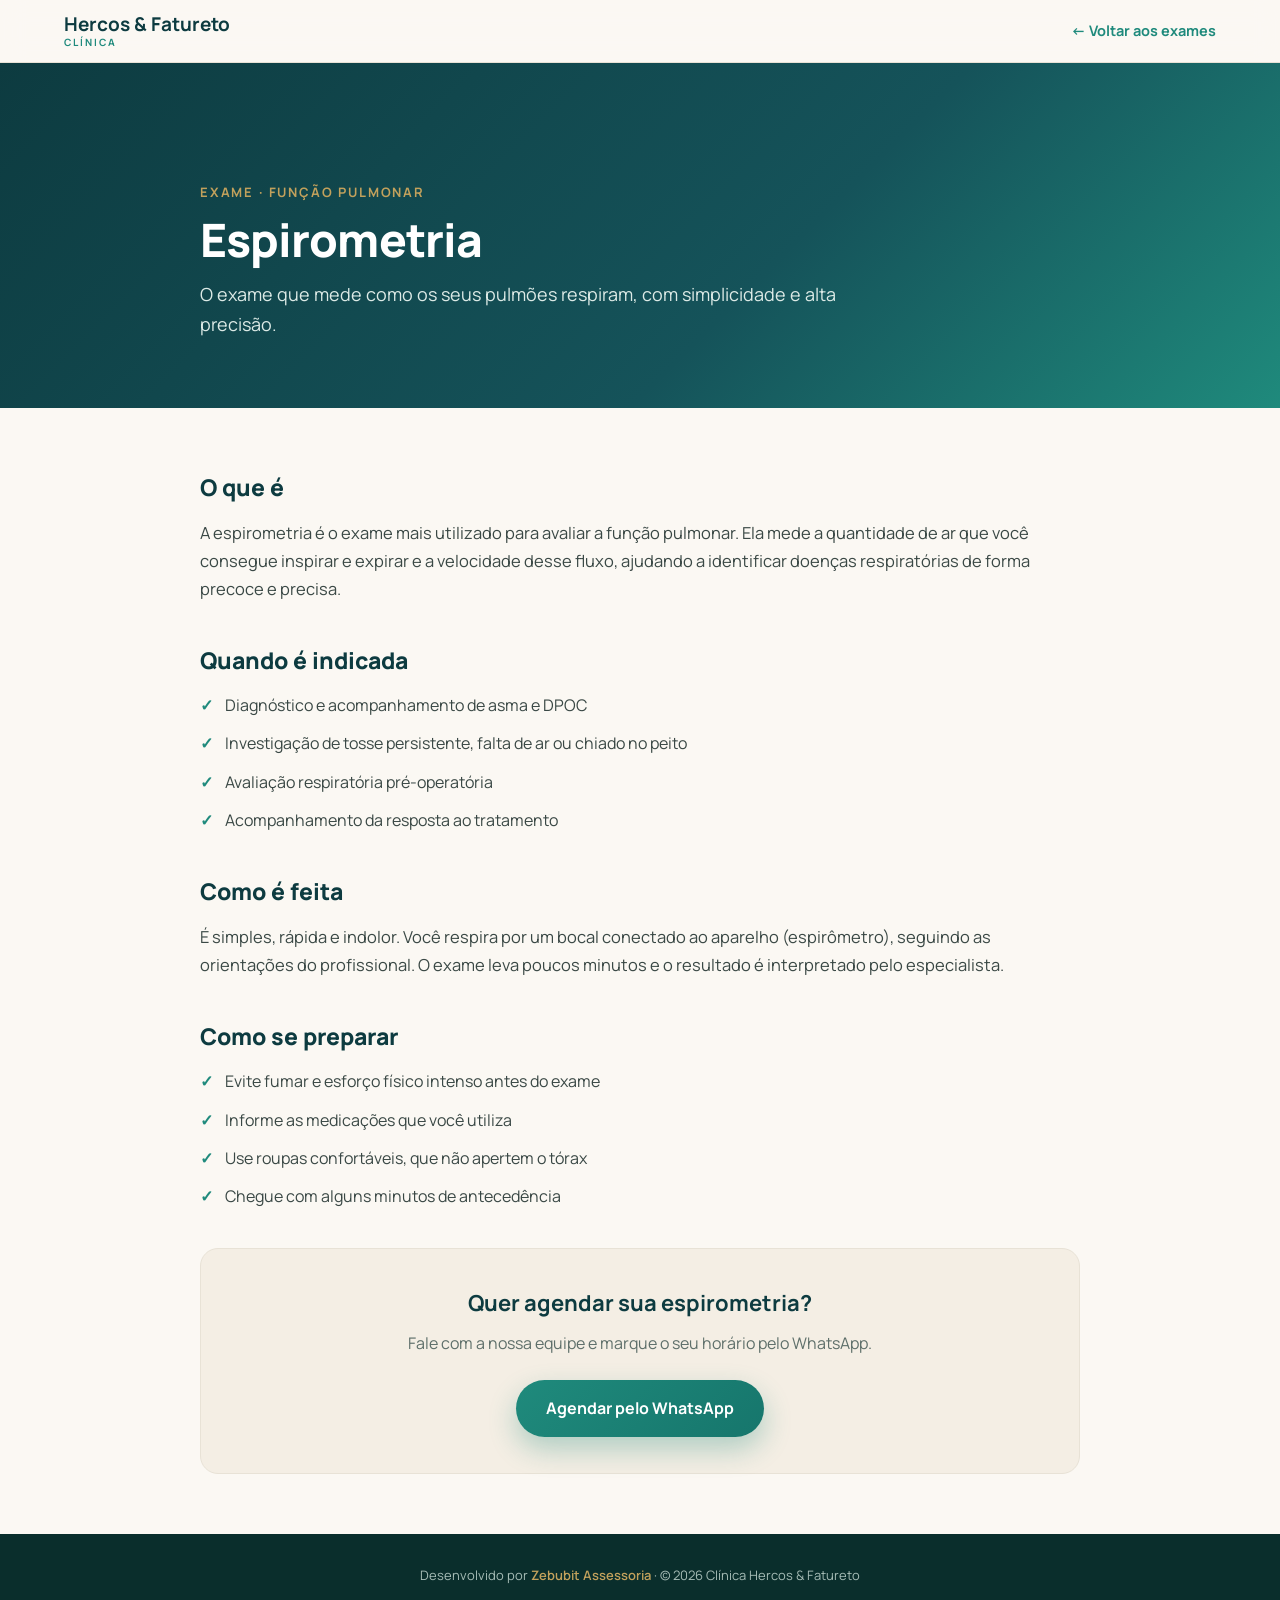
<file: espirometria.html>
<!DOCTYPE html>
<html lang="pt-BR">
<head>
<meta charset="UTF-8">
<meta name="viewport" content="width=device-width, initial-scale=1.0">
<title>Espirometria | Clínica Hercos &amp; Fatureto</title>
<meta name="description" content="Espirometria em Uberaba na Clínica Hercos & Fatureto. Exame que avalia a função pulmonar de forma simples, rápida e precisa.">
<link rel="preconnect" href="https://fonts.googleapis.com">
<link href="https://fonts.googleapis.com/css2?family=Manrope:wght@400;500;600;700;800&display=swap" rel="stylesheet">
<link rel="stylesheet" href="exame.css">
</head>
<body>
<header class="topo">
  <div class="wrap">
    <a href="index.html" class="logo"><b>Hercos &amp; Fatureto</b><span>CLÍNICA</span></a>
    <a href="index.html#exames" class="voltar">← Voltar aos exames</a>
  </div>
</header>

<section class="cabe">
  <div class="wrap">
    <div class="eyebrow">Exame · Função Pulmonar</div>
    <h1>Espirometria</h1>
    <p>O exame que mede como os seus pulmões respiram, com simplicidade e alta precisão.</p>
  </div>
</section>

<section class="corpo">
  <div class="wrap">
    <div class="bloco">
      <h2>O que é</h2>
      <p>A espirometria é o exame mais utilizado para avaliar a função pulmonar. Ela mede a quantidade de ar que você consegue inspirar e expirar e a velocidade desse fluxo, ajudando a identificar doenças respiratórias de forma precoce e precisa.</p>
    </div>
    <div class="bloco">
      <h2>Quando é indicada</h2>
      <ul class="lista">
        <li>Diagnóstico e acompanhamento de asma e DPOC</li>
        <li>Investigação de tosse persistente, falta de ar ou chiado no peito</li>
        <li>Avaliação respiratória pré-operatória</li>
        <li>Acompanhamento da resposta ao tratamento</li>
      </ul>
    </div>
    <div class="bloco">
      <h2>Como é feita</h2>
      <p>É simples, rápida e indolor. Você respira por um bocal conectado ao aparelho (espirômetro), seguindo as orientações do profissional. O exame leva poucos minutos e o resultado é interpretado pelo especialista.</p>
    </div>
    <div class="bloco">
      <h2>Como se preparar</h2>
      <ul class="lista">
        <li>Evite fumar e esforço físico intenso antes do exame</li>
        <li>Informe as medicações que você utiliza</li>
        <li>Use roupas confortáveis, que não apertem o tórax</li>
        <li>Chegue com alguns minutos de antecedência</li>
      </ul>
    </div>
    <div class="cta">
      <h3>Quer agendar sua espirometria?</h3>
      <p>Fale com a nossa equipe e marque o seu horário pelo WhatsApp.</p>
      <a class="btn" href="https://wa.me/5534984094890?text=Ol%C3%A1!%20Gostaria%20de%20agendar%20uma%20Espirometria%20na%20Cl%C3%ADnica%20Hercos%20e%20Fatureto." target="_blank" rel="noopener">Agendar pelo WhatsApp</a>
    </div>
  </div>
</section>

<footer>Desenvolvido por <a href="https://zebubit.com.br" target="_blank" rel="noopener">Zebubit Assessoria</a> · © 2026 Clínica Hercos &amp; Fatureto</footer>
</body>
</html>
</file>
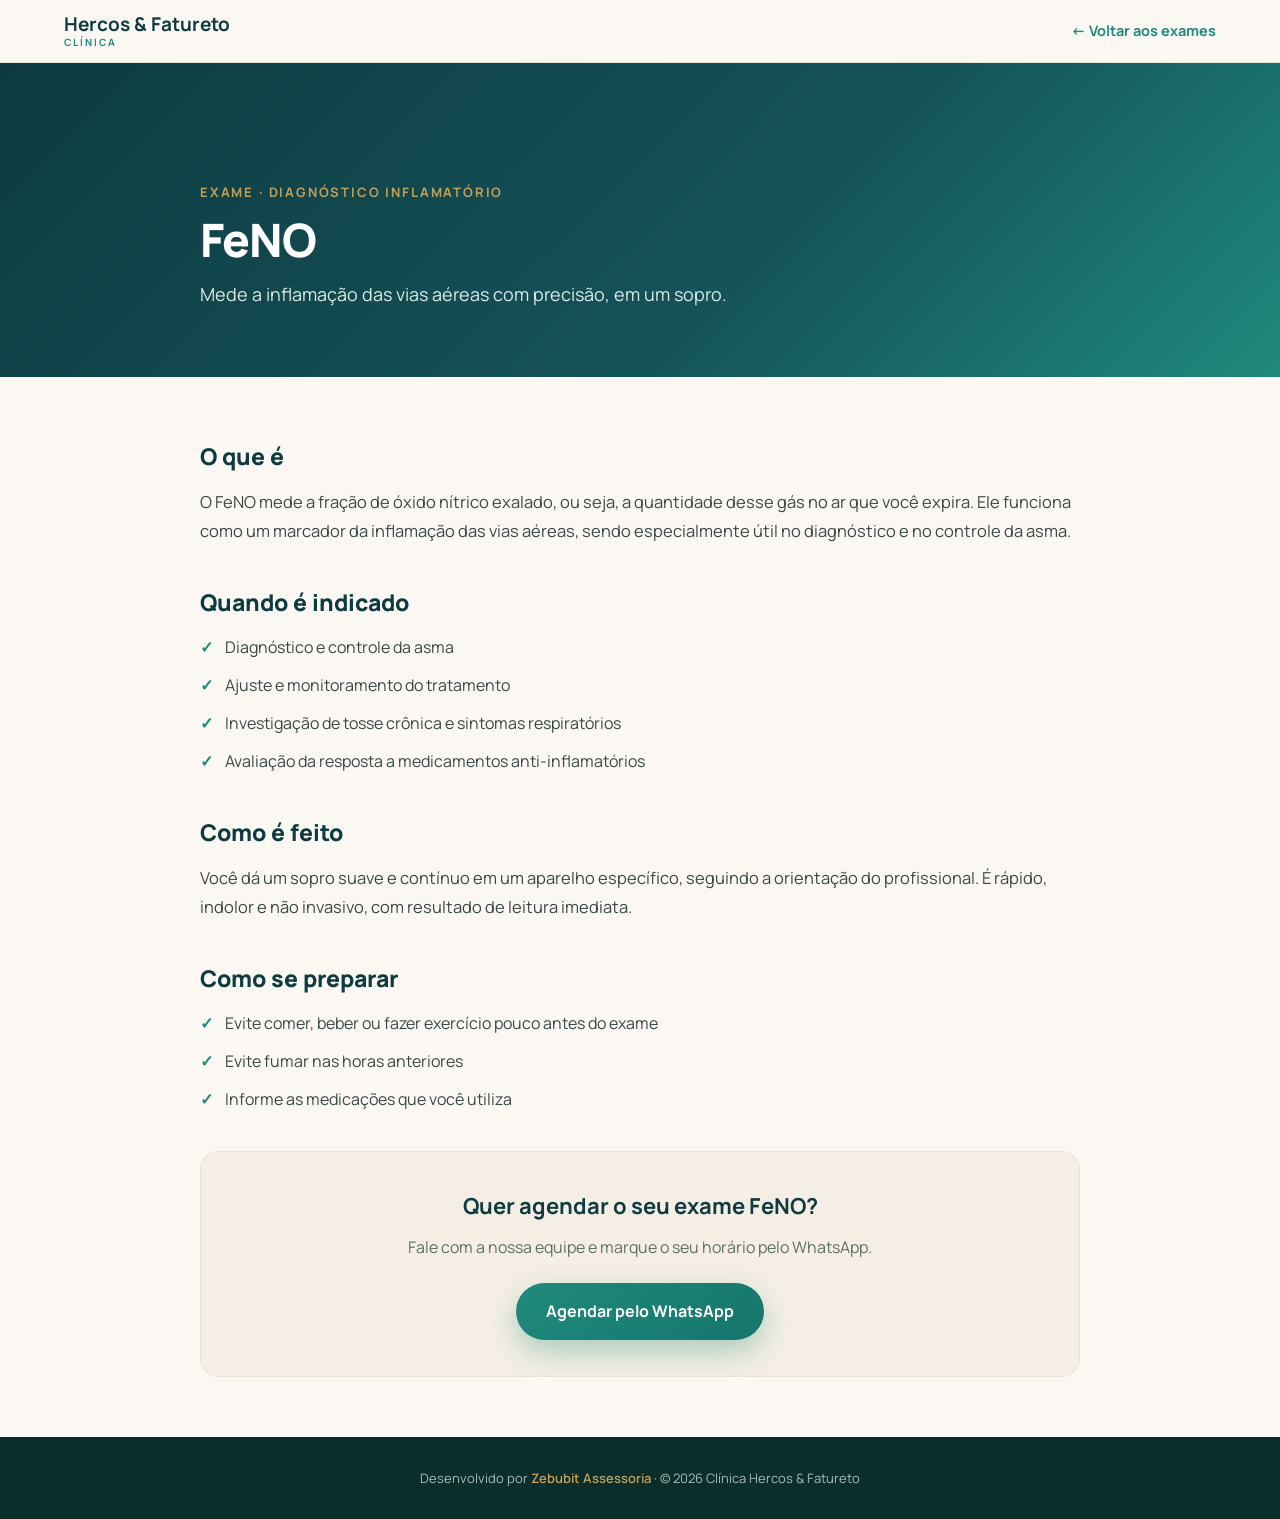
<file: feno.html>
<!DOCTYPE html>
<html lang="pt-BR">
<head>
<meta charset="UTF-8">
<meta name="viewport" content="width=device-width, initial-scale=1.0">
<title>FeNO | Clínica Hercos &amp; Fatureto</title>
<meta name="description" content="Exame FeNO em Uberaba na Clínica Hercos & Fatureto. Diagnóstico inflamatório avançado que mede a inflamação das vias aéreas.">
<link rel="preconnect" href="https://fonts.googleapis.com">
<link href="https://fonts.googleapis.com/css2?family=Manrope:wght@400;500;600;700;800&display=swap" rel="stylesheet">
<link rel="stylesheet" href="exame.css">
</head>
<body>
<header class="topo">
  <div class="wrap">
    <a href="index.html" class="logo"><b>Hercos &amp; Fatureto</b><span>CLÍNICA</span></a>
    <a href="index.html#exames" class="voltar">← Voltar aos exames</a>
  </div>
</header>

<section class="cabe">
  <div class="wrap">
    <div class="eyebrow">Exame · Diagnóstico Inflamatório</div>
    <h1>FeNO</h1>
    <p>Mede a inflamação das vias aéreas com precisão, em um sopro.</p>
  </div>
</section>

<section class="corpo">
  <div class="wrap">
    <div class="bloco">
      <h2>O que é</h2>
      <p>O FeNO mede a fração de óxido nítrico exalado, ou seja, a quantidade desse gás no ar que você expira. Ele funciona como um marcador da inflamação das vias aéreas, sendo especialmente útil no diagnóstico e no controle da asma.</p>
    </div>
    <div class="bloco">
      <h2>Quando é indicado</h2>
      <ul class="lista">
        <li>Diagnóstico e controle da asma</li>
        <li>Ajuste e monitoramento do tratamento</li>
        <li>Investigação de tosse crônica e sintomas respiratórios</li>
        <li>Avaliação da resposta a medicamentos anti-inflamatórios</li>
      </ul>
    </div>
    <div class="bloco">
      <h2>Como é feito</h2>
      <p>Você dá um sopro suave e contínuo em um aparelho específico, seguindo a orientação do profissional. É rápido, indolor e não invasivo, com resultado de leitura imediata.</p>
    </div>
    <div class="bloco">
      <h2>Como se preparar</h2>
      <ul class="lista">
        <li>Evite comer, beber ou fazer exercício pouco antes do exame</li>
        <li>Evite fumar nas horas anteriores</li>
        <li>Informe as medicações que você utiliza</li>
      </ul>
    </div>
    <div class="cta">
      <h3>Quer agendar o seu exame FeNO?</h3>
      <p>Fale com a nossa equipe e marque o seu horário pelo WhatsApp.</p>
      <a class="btn" href="https://wa.me/5534984094890?text=Ol%C3%A1!%20Gostaria%20de%20agendar%20o%20exame%20FeNO%20na%20Cl%C3%ADnica%20Hercos%20e%20Fatureto." target="_blank" rel="noopener">Agendar pelo WhatsApp</a>
    </div>
  </div>
</section>

<footer>Desenvolvido por <a href="https://zebubit.com.br" target="_blank" rel="noopener">Zebubit Assessoria</a> · © 2026 Clínica Hercos &amp; Fatureto</footer>
</body>
</html>
</file>
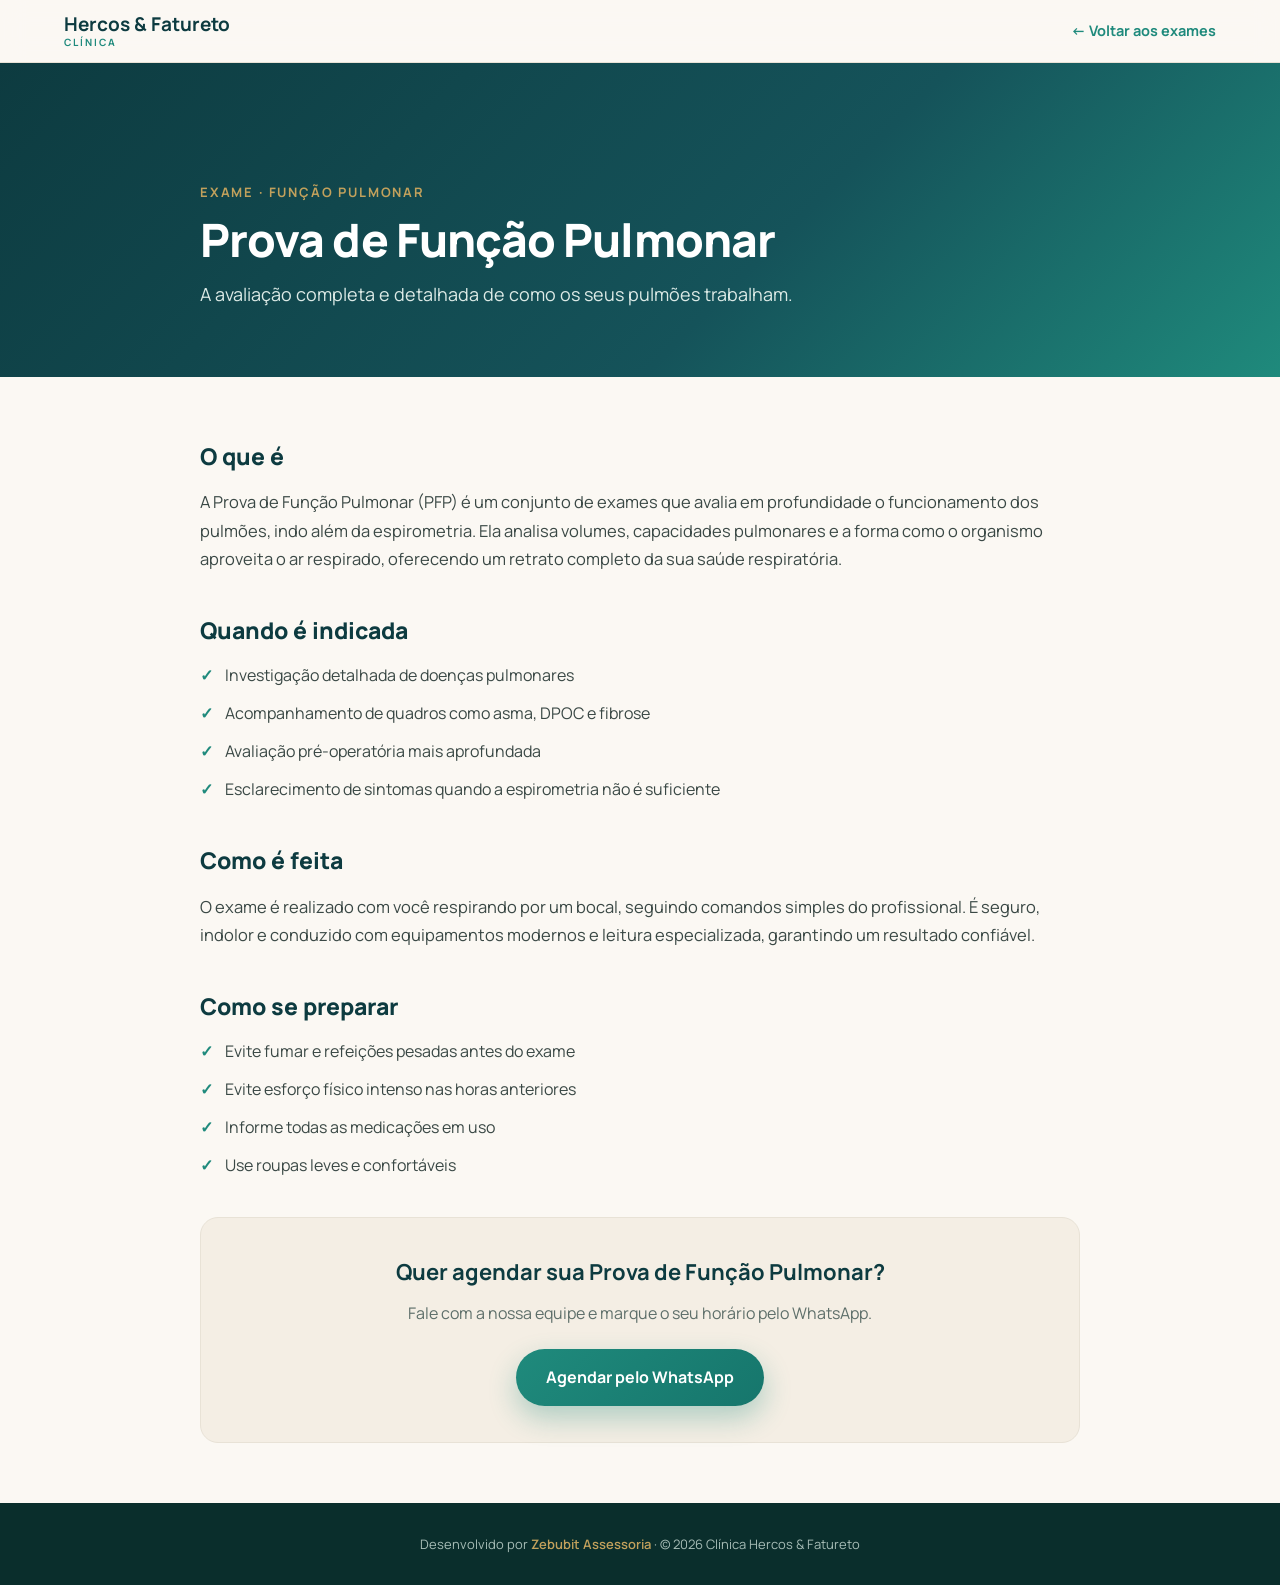
<file: prova-funcao-pulmonar.html>
<!DOCTYPE html>
<html lang="pt-BR">
<head>
<meta charset="UTF-8">
<meta name="viewport" content="width=device-width, initial-scale=1.0">
<title>Prova de Função Pulmonar (PFP) | Clínica Hercos &amp; Fatureto</title>
<meta name="description" content="Prova de Função Pulmonar (PFP) em Uberaba na Clínica Hercos & Fatureto. Avaliação completa e detalhada da capacidade dos seus pulmões.">
<link rel="preconnect" href="https://fonts.googleapis.com">
<link href="https://fonts.googleapis.com/css2?family=Manrope:wght@400;500;600;700;800&display=swap" rel="stylesheet">
<link rel="stylesheet" href="exame.css">
</head>
<body>
<header class="topo">
  <div class="wrap">
    <a href="index.html" class="logo"><b>Hercos &amp; Fatureto</b><span>CLÍNICA</span></a>
    <a href="index.html#exames" class="voltar">← Voltar aos exames</a>
  </div>
</header>

<section class="cabe">
  <div class="wrap">
    <div class="eyebrow">Exame · Função Pulmonar</div>
    <h1>Prova de Função Pulmonar</h1>
    <p>A avaliação completa e detalhada de como os seus pulmões trabalham.</p>
  </div>
</section>

<section class="corpo">
  <div class="wrap">
    <div class="bloco">
      <h2>O que é</h2>
      <p>A Prova de Função Pulmonar (PFP) é um conjunto de exames que avalia em profundidade o funcionamento dos pulmões, indo além da espirometria. Ela analisa volumes, capacidades pulmonares e a forma como o organismo aproveita o ar respirado, oferecendo um retrato completo da sua saúde respiratória.</p>
    </div>
    <div class="bloco">
      <h2>Quando é indicada</h2>
      <ul class="lista">
        <li>Investigação detalhada de doenças pulmonares</li>
        <li>Acompanhamento de quadros como asma, DPOC e fibrose</li>
        <li>Avaliação pré-operatória mais aprofundada</li>
        <li>Esclarecimento de sintomas quando a espirometria não é suficiente</li>
      </ul>
    </div>
    <div class="bloco">
      <h2>Como é feita</h2>
      <p>O exame é realizado com você respirando por um bocal, seguindo comandos simples do profissional. É seguro, indolor e conduzido com equipamentos modernos e leitura especializada, garantindo um resultado confiável.</p>
    </div>
    <div class="bloco">
      <h2>Como se preparar</h2>
      <ul class="lista">
        <li>Evite fumar e refeições pesadas antes do exame</li>
        <li>Evite esforço físico intenso nas horas anteriores</li>
        <li>Informe todas as medicações em uso</li>
        <li>Use roupas leves e confortáveis</li>
      </ul>
    </div>
    <div class="cta">
      <h3>Quer agendar sua Prova de Função Pulmonar?</h3>
      <p>Fale com a nossa equipe e marque o seu horário pelo WhatsApp.</p>
      <a class="btn" href="https://wa.me/5534984094890?text=Ol%C3%A1!%20Gostaria%20de%20agendar%20uma%20Prova%20de%20Fun%C3%A7%C3%A3o%20Pulmonar%20na%20Cl%C3%ADnica%20Hercos%20e%20Fatureto." target="_blank" rel="noopener">Agendar pelo WhatsApp</a>
    </div>
  </div>
</section>

<footer>Desenvolvido por <a href="https://zebubit.com.br" target="_blank" rel="noopener">Zebubit Assessoria</a> · © 2026 Clínica Hercos &amp; Fatureto</footer>
</body>
</html>
</file>
<file: exame.css>
:root{--azul:#15535a;--azul-esc:#0d3b40;--agua:#1f8a7c;--ouro:#c2a15c;--tinta:#1b2826;--suave:#5e6f6a;--linha:#e8e2d6;--bg:#fbf8f3;--bg2:#f4eee4;--raio:18px;}
*{margin:0;padding:0;box-sizing:border-box;}
html{scroll-behavior:smooth;}
body{font-family:'Manrope',-apple-system,Segoe UI,Roboto,sans-serif;color:var(--tinta);background:var(--bg);line-height:1.7;-webkit-font-smoothing:antialiased;}
a{text-decoration:none;color:inherit;}
.wrap{width:90%;max-width:880px;margin:0 auto;}
.topo{position:sticky;top:0;background:rgba(251,248,243,.92);backdrop-filter:blur(12px);border-bottom:1px solid var(--linha);z-index:10;}
.topo .wrap{max-width:1180px;display:flex;align-items:center;justify-content:space-between;padding:15px 0;}
.logo{display:flex;flex-direction:column;line-height:1;font-weight:800;color:var(--azul-esc);}
.logo b{font-size:19px;}.logo span{font-size:10px;letter-spacing:.2em;color:var(--agua);font-weight:700;margin-top:3px;}
.voltar{font-weight:700;color:var(--agua);font-size:14.5px;}
.cabe{background:linear-gradient(135deg,var(--azul-esc),#15535a 60%,#1f8a7c);color:#fff;padding:118px 0 68px;}
.cabe .eyebrow{color:var(--ouro);font-size:13px;font-weight:700;letter-spacing:.14em;text-transform:uppercase;margin-bottom:12px;}
.cabe h1{font-size:clamp(30px,5vw,46px);font-weight:800;letter-spacing:-.02em;line-height:1.08;}
.cabe p{color:#dceae6;font-size:18px;margin-top:14px;max-width:640px;}
.corpo{padding:60px 0;}
.bloco{margin-bottom:38px;}
.bloco h2{font-size:23px;color:var(--azul-esc);font-weight:800;margin-bottom:12px;}
.bloco p{color:#3a4845;font-size:16.5px;margin-bottom:12px;}
.lista{list-style:none;display:flex;flex-direction:column;gap:11px;margin-top:6px;}
.lista li{display:flex;gap:12px;align-items:flex-start;font-size:16px;color:#3a4845;}
.lista li::before{content:"✓";color:var(--agua);font-weight:800;flex-shrink:0;}
.cta{background:var(--bg2);border:1px solid var(--linha);border-radius:var(--raio);padding:36px;text-align:center;margin-top:14px;}
.cta h3{font-size:22px;color:var(--azul-esc);margin-bottom:8px;}
.cta p{color:var(--suave);margin-bottom:22px;}
.btn{display:inline-flex;align-items:center;gap:9px;font-weight:700;font-size:16px;padding:15px 30px;border-radius:50px;background:linear-gradient(135deg,var(--agua),#16766c);color:#fff;box-shadow:0 12px 28px rgba(31,138,124,.32);transition:.25s;}
.btn:hover{transform:translateY(-3px);box-shadow:0 18px 36px rgba(31,138,124,.42);}
footer{background:#0a2e2c;color:#a6bcb6;text-align:center;padding:30px 0;font-size:13px;}
footer a{color:var(--ouro);font-weight:600;}
@media(max-width:700px){.cabe{padding:98px 0 54px;}.corpo{padding:46px 0;}}
</file>
